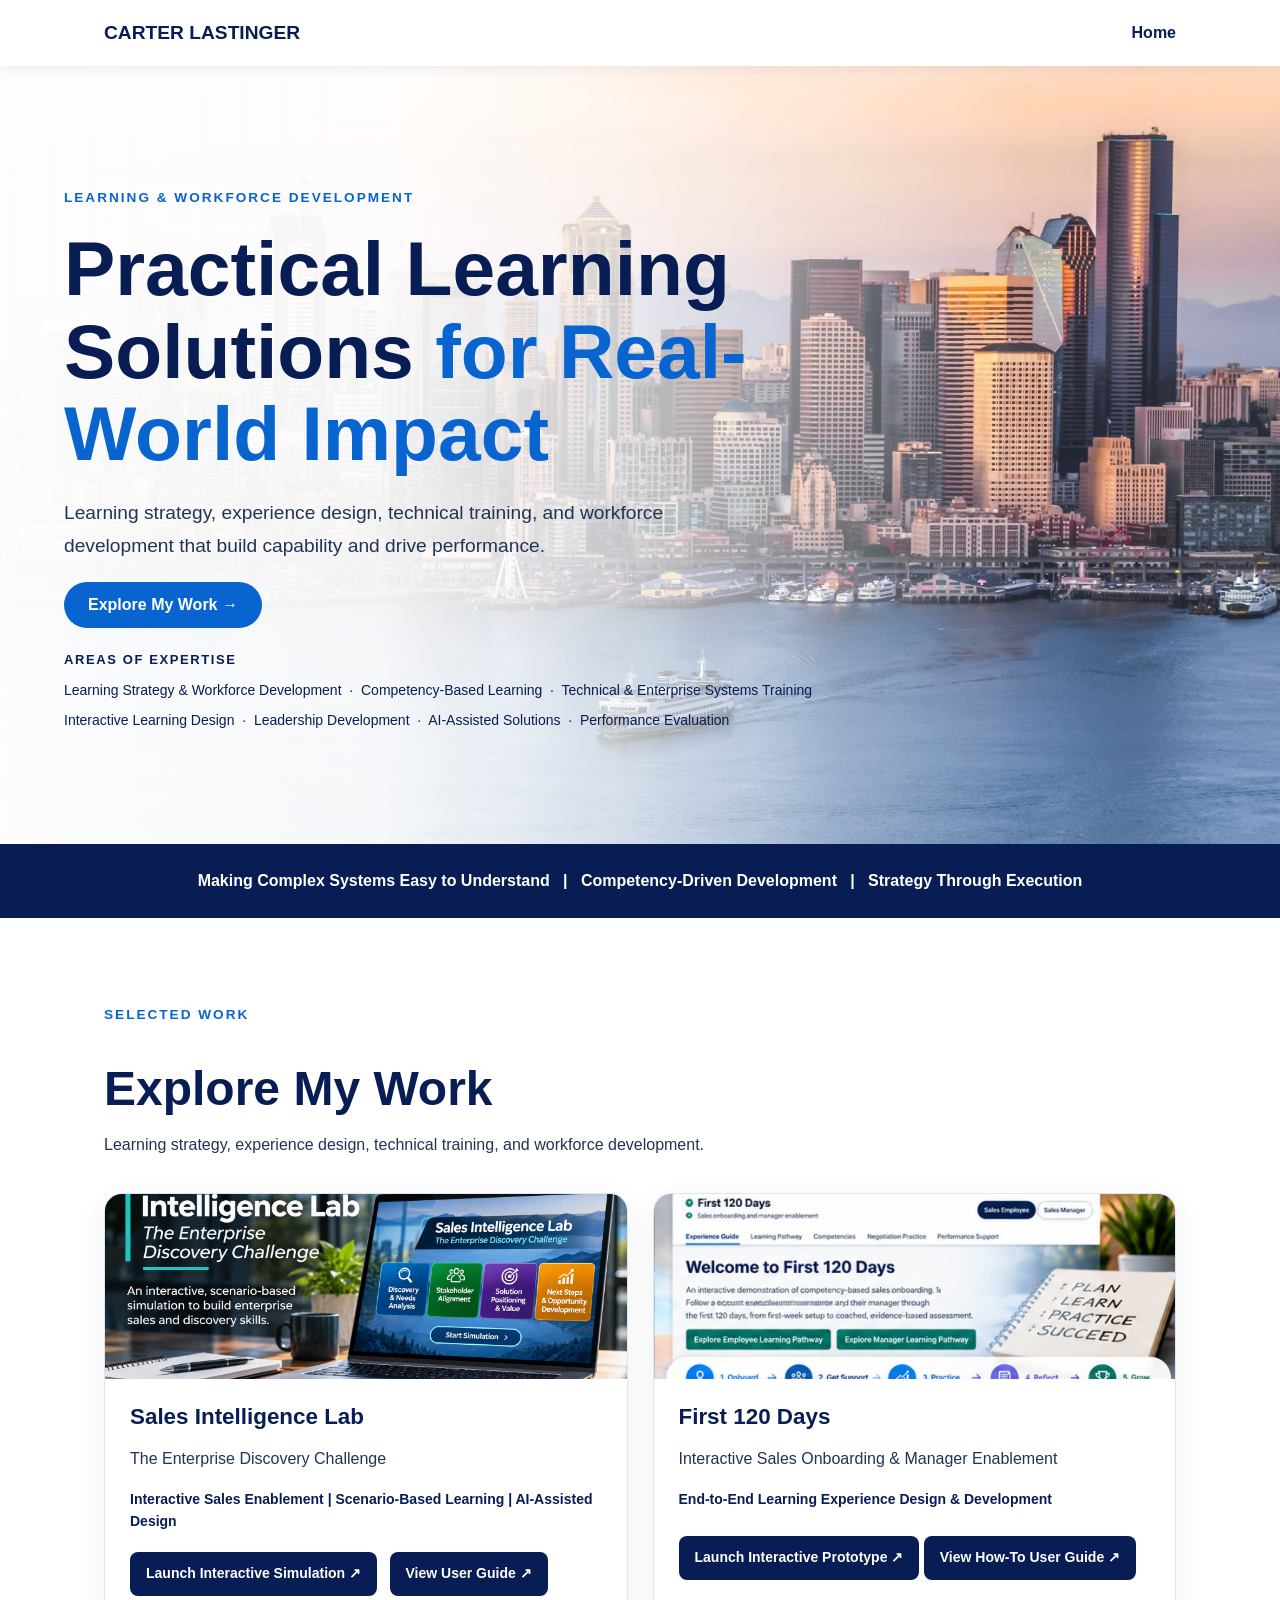
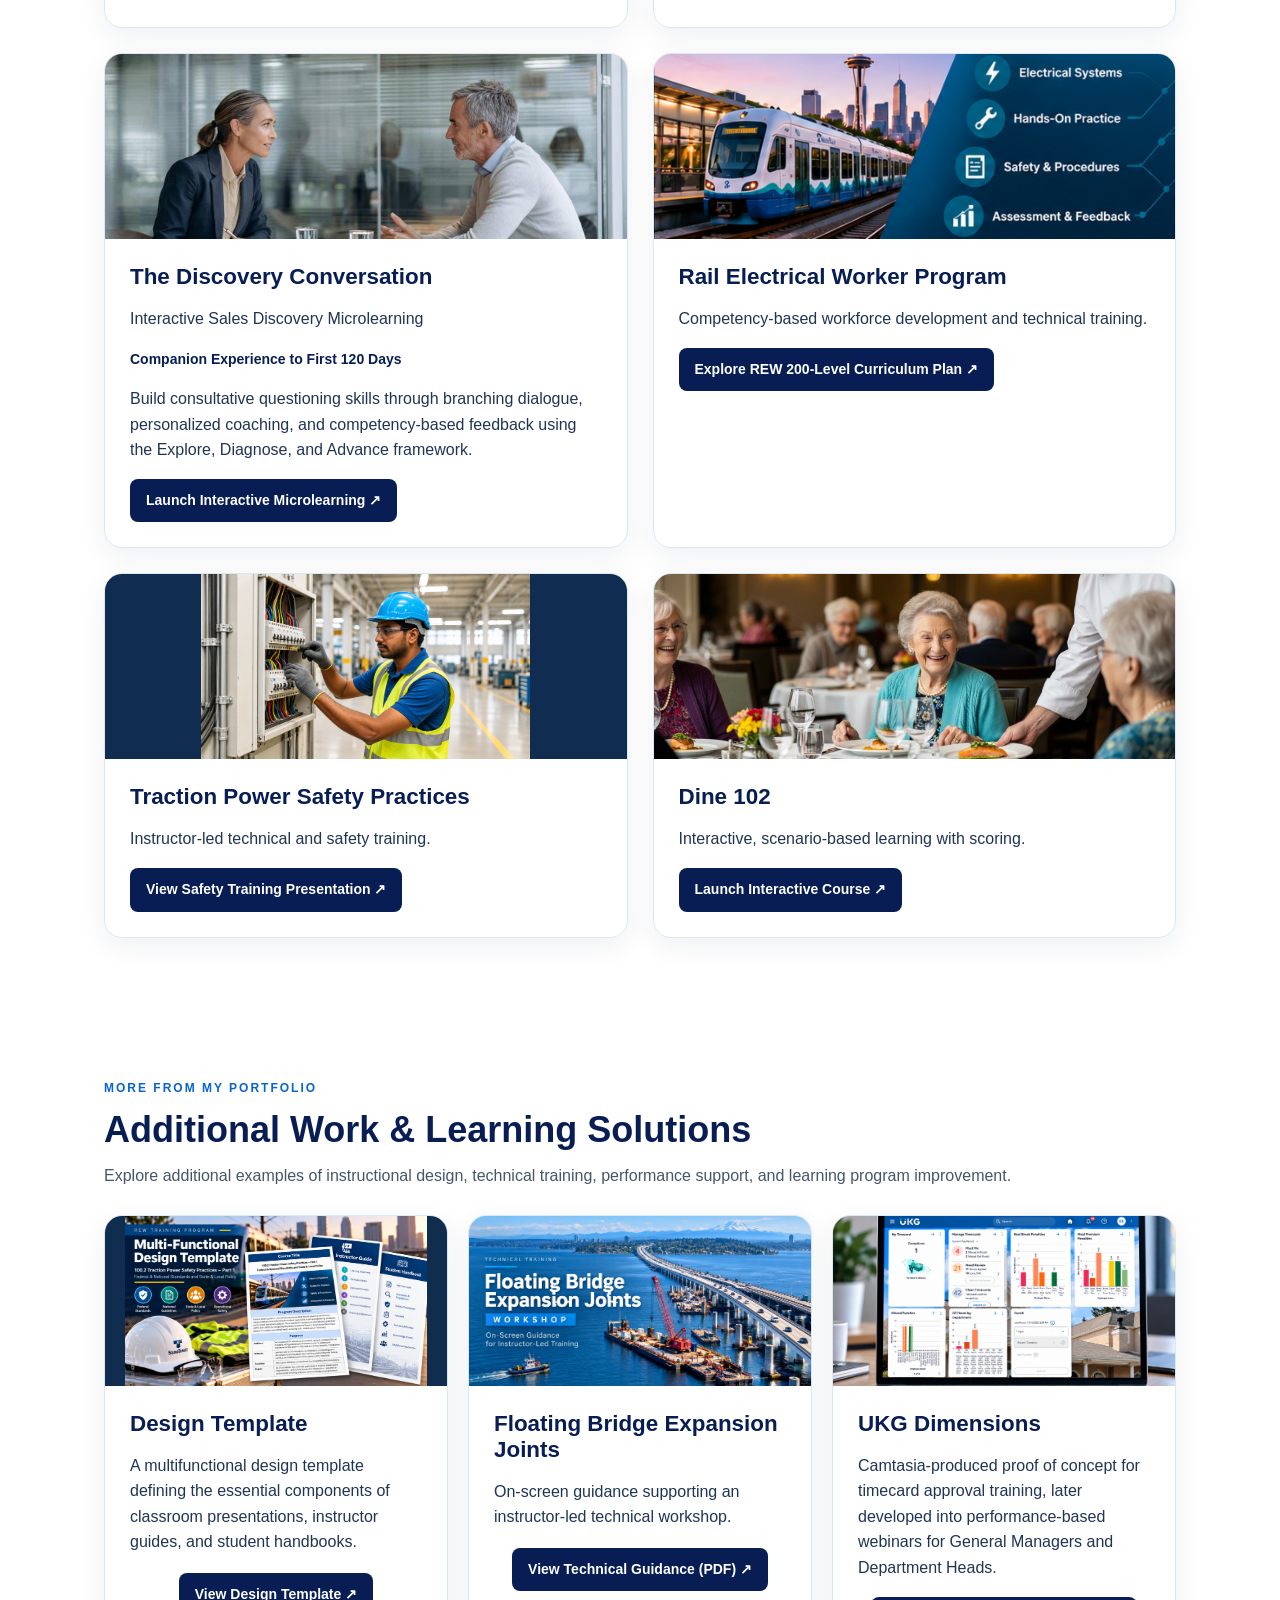
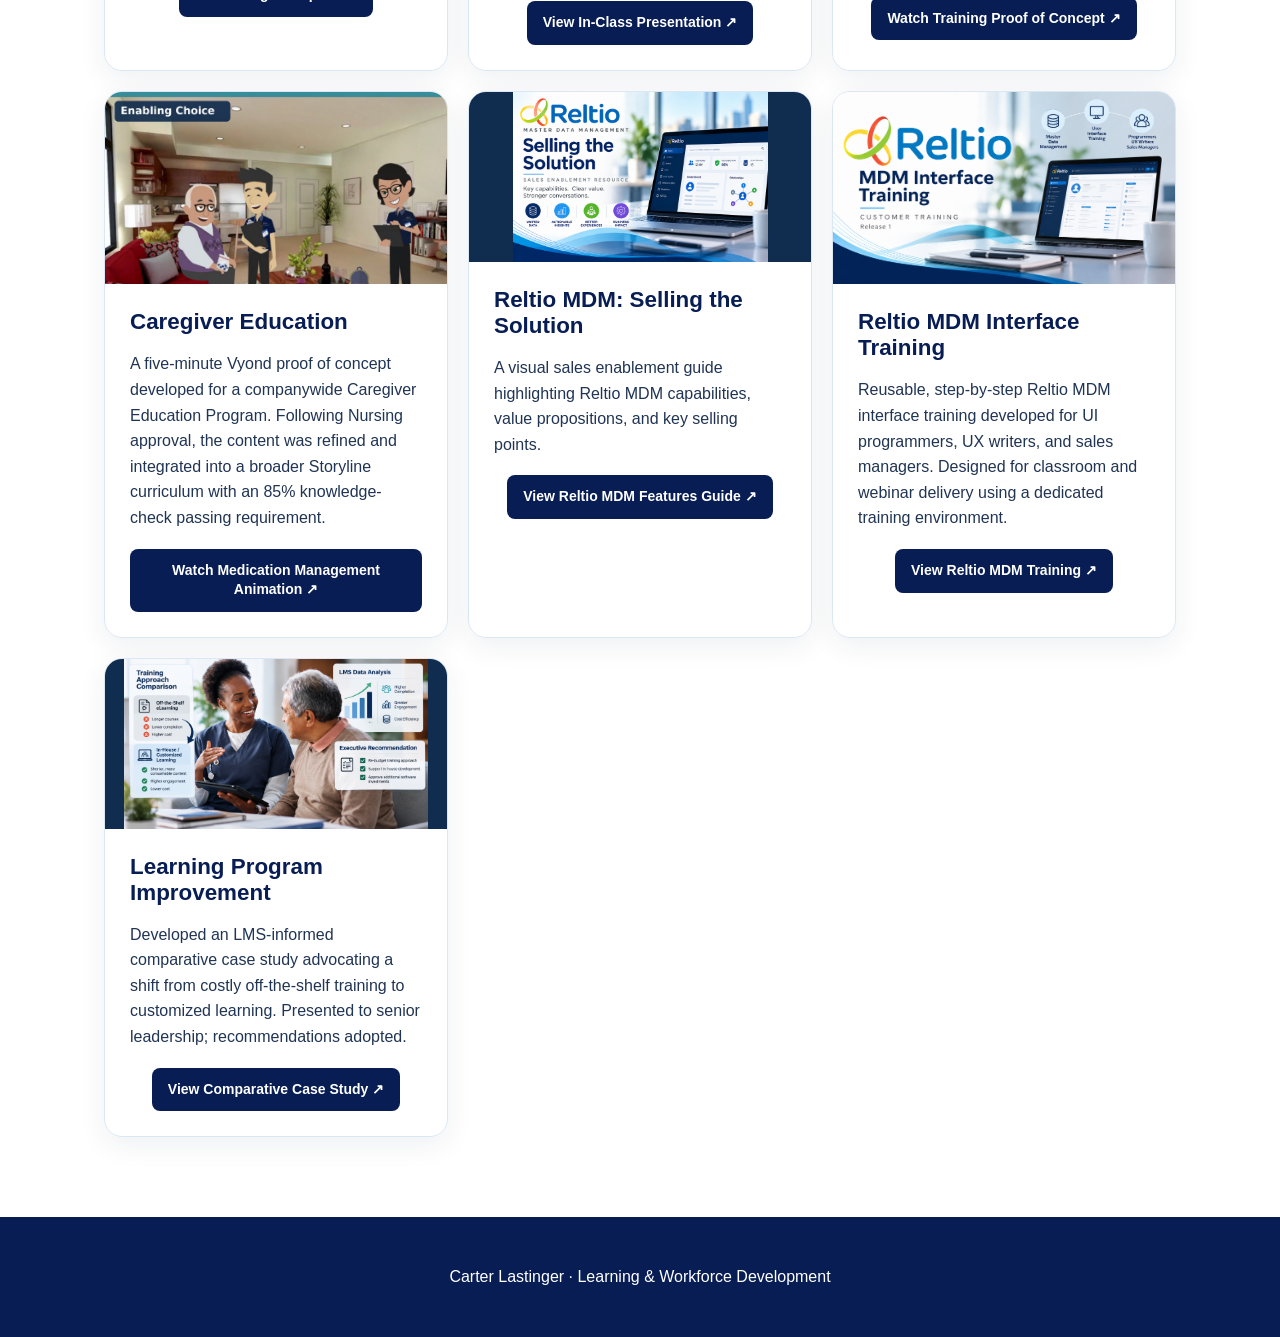
<file: index.html>
<!DOCTYPE html>
<html lang="en">
<head>
  <meta charset="UTF-8">
  <meta name="viewport" content="width=device-width, initial-scale=1">
  <meta name="description" content="Carter Lastinger's professional learning and workforce development portfolio.">
  <title>Carter Lastinger | Learning & Workforce Development</title>
  <style>
    :root {
      --navy: #071d54;
      --blue: #0865cf;
      --pale: #edf5ff;
      --text: #203454;
    }
    * { box-sizing: border-box; }
    html { scroll-behavior: smooth; }
    body { margin: 0; font-family: Arial, sans-serif; color: var(--navy); background: #fff; }
    a { color: inherit; }
    a:focus-visible { outline: 3px solid #e48b13; outline-offset: 4px; }
    header { background: #fff; position: sticky; top: 0; z-index: 10; box-shadow: 0 2px 12px #10264a15; }
    nav { max-width: 1200px; margin: auto; padding: 22px 5%; display: flex; align-items: center; justify-content: space-between; gap: 20px; flex-wrap: wrap; }
    .brand { font-weight: 800; font-size: 1.2rem; text-decoration: none; }
    .links { display: flex; align-items: center; gap: 22px; flex-wrap: wrap; }
    .links a { text-decoration: none; font-weight: 600; }
    .button { display: inline-block; padding: 14px 24px; background: var(--blue); color: white; text-decoration: none; border-radius: 30px; font-weight: bold; }
    .button:hover { background: var(--navy); }
    .hero {
  background:
    linear-gradient(
      90deg,
      rgba(255,255,255,0.98) 0%,
      rgba(255,255,255,0.94) 30%,
      rgba(255,255,255,0.76) 48%,
      rgba(255,255,255,0.08) 80%
    ),
    url("seattle-waterfront.jpg") center center / cover no-repeat;
  padding: 110px 5%;
}
    .hero-inner { max-width: 1200px; margin: auto; }
    .eyebrow { color: var(--blue); font-size: .85rem; font-weight: 700; letter-spacing: 2px; }
    h1 { font-size: clamp(2.6rem, 6vw, 5rem); line-height: 1.08; max-width: 850px; margin: 22px 0; }
    h1 span { color: var(--blue); }
    .intro { max-width: 630px; font-size: 1.2rem; line-height: 1.7; color: var(--text); }
    .capabilities { display: flex; gap: 15px; flex-wrap: wrap; margin-top: 45px; }
    .capabilities span { background: white; padding: 13px 17px; border-radius: 30px; box-shadow: 0 3px 12px #10264a12; }
    .stats { background: var(--navy); color: white; padding: 28px 5%; text-align: center; font-weight: 700; }
    section.work { max-width: 1200px; margin: auto; padding: 75px 5%; }
    h2 { font-size: clamp(2rem, 4vw, 3rem); margin-bottom: 12px; }
    .subtitle { color: var(--text); line-height: 1.6; }
    .grid { display: grid; grid-template-columns: repeat(2,minmax(0,1fr)); gap: 25px; margin-top: 35px; }
    .card { border: 1px solid #dce7f4; border-radius: 18px; overflow: hidden; box-shadow: 0 8px 28px #10264a12; }
    .visual { min-height: 185px; display: flex; align-items: center; justify-content: center; padding: 20px; color: white; font-size: 1.6rem; font-weight: bold; text-align: center; background: linear-gradient(135deg,#073575,#1684d7); }
    .visual img {
  display: block;
  width: 100%;
  height: 220px;
  object-fit: cover;
  object-position: center top;
}
    .card:nth-child(2) .visual { background: linear-gradient(135deg,#173b52,#448a9a); }
    .card:nth-child(3) .visual { background: linear-gradient(135deg,#11366c,#5683bb); }
    .card:nth-child(4) .visual { background: linear-gradient(135deg,#365c68,#86aaa6); }
    .card-content { padding: 25px; }
    .card-content h3 { margin: 0 0 10px; font-size: 1.4rem; }
    .card-content p { line-height: 1.6; color: var(--text); }
    .sample-link { color: var(--blue); font-weight: bold; }
    .pending { color: #52667f; font-size: .9rem; }
    footer { background: var(--navy); color: white; text-align: center; padding: 35px; }
    @media(max-width:700px) {
      nav { align-items: flex-start; }
      .links { gap: 14px; }
      .hero { padding: 70px 6%; }
      .grid { grid-template-columns: 1fr; }
    }
    @media(prefers-reduced-motion:reduce) {
      html { scroll-behavior: auto; }
    }
  </style>
</head>
<body>
  <header>
    <nav aria-label="Main navigation">
      <a class="brand" href="#home">CARTER LASTINGER</a>
      <div class="links">
        <a href="#home">Home</a>
      </div>
    </nav>
  </header>
  <main>
    <section class="hero" id="home">
      <div class="hero-inner">
        <p class="eyebrow">LEARNING & WORKFORCE DEVELOPMENT</p>
        <h1>Practical Learning Solutions <span>for Real-World Impact</span></h1>
        <p class="intro">Learning strategy, experience design, technical training, and workforce development that build capability and drive performance.</p>
        <a class="button" href="#portfolio">Explore My Work →</a>
<div class="capabilities" aria-label="Areas of expertise" style="display:block;max-width:100%;margin-top:24px;padding:0;background:transparent;border:none;box-shadow:none;">
  <p style="margin:0 0 10px;font-size:13px;font-weight:800;letter-spacing:1.6px;text-transform:uppercase;color:#071d54;">AREAS OF EXPERTISE</p>
  <p style="margin:0;font-size:14px;line-height:1.9;font-weight:500;color:#071d54;">
    Learning Strategy &amp; Workforce Development &nbsp;·&nbsp;
    Competency-Based Learning &nbsp;·&nbsp;
    Technical &amp; Enterprise Systems Training
  </p>
  <p style="margin:4px 0 0;font-size:14px;line-height:1.9;font-weight:500;color:#071d54;">
    Interactive Learning Design &nbsp;·&nbsp;
    Leadership Development &nbsp;·&nbsp;
    AI-Assisted Solutions &nbsp;·&nbsp;
    Performance Evaluation
  </p>
</div>
      </div>
    </section>

  <div class="stats">Making Complex Systems Easy to Understand &nbsp; | &nbsp; Competency-Driven Development &nbsp; | &nbsp; Strategy Through Execution</div>
    <section class="work" id="portfolio">
      <p class="eyebrow">SELECTED WORK</p>
      <h2>Explore My Work</h2>
      <p class="subtitle">Learning strategy, experience design, technical training, and workforce development.</p>

      <div class="grid">
     <article class="card">
  <div class="visual" style="background-image:url('Sales Intelligence Lab Thumbnail.png');background-size:cover;background-position:center;font-size:0;">
    Sales Intelligence Lab
  </div>
  <div class="card-content">
    <h3>Sales Intelligence Lab</h3>
    <p>The Enterprise Discovery Challenge</p>
    <p style="color:#071d54;font-size:14px;font-weight:600;">
      Interactive Sales Enablement | Scenario-Based Learning | AI-Assisted Design
    </p>
    <a href="https://mcarterlastinger-spec.github.io/sales-intelligence-lab/" target="_blank" rel="noopener noreferrer" style="display:inline-block;background:#071d54;color:#ffffff;text-decoration:none;padding:12px 16px;border-radius:8px;font-size:14px;font-weight:600;line-height:1.4;margin:6px 8px 6px 0;">Launch Interactive Simulation ↗</a>
    <a href="sales-intelligence-lab/docs/Sales-Intelligence-Lab-User-Guide.pdf" target="_blank" rel="noopener noreferrer" style="display:inline-block;background:#071d54;color:#ffffff;text-decoration:none;padding:12px 16px;border-radius:8px;font-size:14px;font-weight:600;line-height:1.4;margin:6px 0;">View User Guide ↗</a>
  </div>
</article>
        <article class="card">
          <div class="visual" style="background-image:url('first-120-days-featured.png');background-size:cover;background-position:center;font-size:0;">First 120 Days</div>
          <div class="card-content">
            <h3>First 120 Days</h3>
            <p>Interactive Sales Onboarding & Manager Enablement</p>
            <p style="color:#071d54;font-size:14px;font-weight:600;">End-to-End Learning Experience Design & Development</p>
           <a href="https://mcarterlastinger-spec.github.io/first-120-days-sales-enablement/" target="_blank" rel="noopener noreferrer" style="display:inline-block;background:#071d54;color:#ffffff;text-decoration:none;padding:12px 16px;border-radius:8px;font-size:14px;font-weight:600;line-height:1.4;">Launch Interactive Prototype ↗</a>
      <a href="First-120-Days-User-Guide.pdf" target="_blank" rel="noopener noreferrer" style="display:inline-block;background:#071d54;color:#ffffff;text-decoration:none;padding:12px 16px;border-radius:8px;font-size:14px;font-weight:600;line-height:1.4;margin-top:12px;">View How-To User Guide ↗</a>
            </div>
        </article>

    <article class="card">
  <div class="visual" style="background-image:url('The_Discovery_Conversation.jpg');background-size:cover;background-position:center;font-size:0;">The Discovery Conversation</div>
  <div class="card-content">
    <h3>The Discovery Conversation</h3>
    <p>Interactive Sales Discovery Microlearning</p>
    <p style="color:#071d54;font-size:14px;font-weight:600;">Companion Experience to First 120 Days</p>
    <p>Build consultative questioning skills through branching dialogue, personalized coaching, and competency-based feedback using the Explore, Diagnose, and Advance framework.</p>
    <a href="https://mcarterlastinger-spec.github.io/discovery-conversation/" target="_blank" rel="noopener noreferrer" style="display:inline-block;background:#071d54;color:#ffffff;text-decoration:none;padding:12px 16px;border-radius:8px;font-size:14px;font-weight:600;line-height:1.4;">Launch Interactive Microlearning ↗</a>
  </div>
</article>
        <article class="card">
          <div class="visual" style="background-image:url('rail-electrical-worker-featured.png');background-size:cover;background-position:center;font-size:0;">Rail Electrical Worker</div>
          <div class="card-content">
            <h3>Rail Electrical Worker Program</h3>
            <p>Competency-based workforce development and technical training.</p>
          <a href="https://onedrive.live.com/:x:/g/personal/e80011f047548e61/IQB5X4LUE9KCSJQ2BSD3USiBAXByNg8CyTtQh5nKqJSdL38" target="_blank" rel="noopener noreferrer" style="display:inline-block;background:#071d54;color:#ffffff;text-decoration:none;padding:12px 16px;border-radius:8px;font-size:14px;font-weight:600;line-height:1.4;">Explore REW 200-Level Curriculum Plan ↗</a>
          </div>
        </article>

        <article class="card">
         <div class="visual" style="background-image:url('traction-power-safety-featured.png');background-size:contain;background-position:center;background-repeat:no-repeat;background-color:#102c50;font-size:0;">Traction Power Safety</div>
          <div class="card-content">
            <h3>Traction Power Safety Practices</h3>
            <p>Instructor-led technical and safety training.</p>
            <a href="https://onedrive.live.com/:p:/g/personal/E80011F047548E61/IQB1ZUNT1NEYSKZ2vzL0g-9UAfpxQXHIvOPsPGz3-fjSYIs" target="_blank" rel="noopener noreferrer" style="display:inline-block;background:#071d54;color:#ffffff;text-decoration:none;padding:12px 16px;border-radius:8px;font-size:14px;font-weight:600;line-height:1.4;">View Safety Training Presentation ↗</a>
          </div>
        </article>

        <article class="card">
         <div class="visual" style="background-image:url('DINE-102-Image.jpg');background-size:cover;background-position:center;font-size:0;">Dine 102</div>
          <div class="card-content">
            <h3>Dine 102</h3>
            <p>Interactive, scenario-based learning with scoring.</p>
            <a href="https://mcarterlastinger-spec.github.io/Learning-and-Project-Management-Samples/storyline-courses/Dine102/story.html" target="_blank" rel="noopener noreferrer" style="display:inline-block;background:#071d54;color:#ffffff;text-decoration:none;padding:12px 16px;border-radius:8px;font-size:14px;font-weight:600;line-height:1.4;">Launch Interactive Course ↗</a>
          </div>
        </article>
      </div>
    </section>
<section id="additional-work" style="max-width:1200px;margin:0 auto;padding:56px 5% 80px;">
  <p style="color:#0865cf;font-size:12px;font-weight:700;letter-spacing:2px;text-transform:uppercase;">MORE FROM MY PORTFOLIO</p>
  <h2 style="font-size:36px;color:#071d54;margin:14px 0;">Additional Work &amp; Learning Solutions</h2>
  <p style="color:#475569;margin-bottom:30px;">Explore additional examples of instructional design, technical training, performance support, and learning program improvement.</p>
  <div style="display:grid;grid-template-columns:repeat(auto-fit,minmax(260px,1fr));gap:20px;">
  <article class="card">
  <img
    src="multi-functional-design-template.png"
    alt="Multi-Functional Design Template for the Rail Electrical Worker Training Program"
    style="display:block;width:100%;height:170px;object-fit:contain;background:#102d50;"
  >
  <div class="card-content">
    <h3>Design Template</h3>
    <p>A multifunctional design template defining the essential components of classroom presentations, instructor guides, and student handbooks.</p>
    <div style="text-align:center;margin-top:18px;">
      <a
        href="https://onedrive.live.com/:w:/g/personal/E80011F047548E61/IQB4jLPLLzkgR6fyHDOpapk2ARP3ExObdnL9jT6MY-Sb1Ps?resid=E80011F047548E61!scbb38c78392f4720a7f21c33a96a9936&amp;ithint=file%2Cdocx&amp;e=V3lFzj&amp;migratedtospo=true&amp;redeem=aHR0cHM6Ly8xZHJ2Lm1zL3cvYy9lODAwMTFmMDQ3NTQ4ZTYxL0lRQjRqTFBMTHprZ1I2ZnlIRE9wYXBrMkFSUDNFeE9iZG5MOWpUNk1ZLVNiMVBzP2U9VjNsRnpq"
        target="_blank"
        rel="noopener noreferrer"
        style="display:inline-block;background:#071d54;color:#ffffff;text-decoration:none;padding:12px 16px;border-radius:8px;font-size:14px;font-weight:600;line-height:1.4;"
      >View Design Template ↗</a>
    </div>
  </div>
</article>
  <article class="card">
  <img
    src="floating-bridge-expansion-joints.png"
    alt="Floating Bridge Expansion Joints Workshop"
    style="display:block;width:100%;height:170px;object-fit:cover;"
  >
  <div class="card-content">
    <h3>Floating Bridge Expansion Joints</h3>
    <p>On-screen guidance supporting an instructor-led technical workshop.</p>
    <div style="display:flex;flex-direction:column;align-items:center;gap:10px;margin-top:18px;">
      <a
        href="Floating_Bridge_OCS_Guidance_Historical_Portfolio.pdf"
        target="_blank"
        rel="noopener noreferrer"
        style="display:inline-block;background:#071d54;color:#ffffff;text-decoration:none;padding:12px 16px;border-radius:8px;font-size:14px;font-weight:600;line-height:1.4;text-align:center;"
      >View Technical Guidance (PDF) ↗</a>
      <a
        href="https://acrobat.adobe.com/id/urn:aaid:sc:VA6C2:df59e1d9-20ac-4525-ae9b-144db99785fb"
        target="_blank"
        rel="noopener noreferrer"
        style="display:inline-block;background:#071d54;color:#ffffff;text-decoration:none;padding:12px 16px;border-radius:8px;font-size:14px;font-weight:600;line-height:1.4;text-align:center;"
      >View In-Class Presentation ↗</a>
    </div>
  </div>
</article>
    <article class="card">
  <img
    src="UKG%20Dimensions%20Image.png"
    alt="UKG Dimensions workforce management dashboard displayed on a laptop"
    style="display:block;width:100%;height:170px;object-fit:cover;object-position:center;"
  >
  <div class="card-content">
    <h3>UKG Dimensions</h3>
    <p>
      Camtasia-produced proof of concept for timecard approval
      training, later developed into performance-based webinars
      for General Managers and Department Heads.
    </p>
    <div style="text-align:center;margin-top:16px;">
      <a
        href="https://1drv.ms/v/c/e80011f047548e61/IQBEhPI6Rn4VRp2O9Iw999_SAbjz-5gbfplxXaC3UtzIsHc?e=DE6jBN"
        target="_blank"
        rel="noopener noreferrer"
        style="display:inline-block;background:#071d54;color:#ffffff;text-decoration:none;padding:12px 16px;border-radius:8px;font-size:14px;font-weight:600;line-height:1.4;"
      >Watch Training Proof of Concept ↗</a>
    </div>
  </div>
</article>
    <article class="card">
  <img
    src="caregiver-education-launch-thumbnail.jpg"
    alt="Enabling Choice: animated senior living resident and caregivers discussing medication management"
    style="display:block;width:100%;height:auto;object-fit:contain;"
  >
  <div class="card-content">
    <h3>Caregiver Education</h3>
    <p>A five-minute Vyond proof of concept developed for a companywide Caregiver Education Program. Following Nursing approval, the content was refined and integrated into a broader Storyline curriculum with an 85% knowledge-check passing requirement.</p>
    <div style="text-align:center;margin-top:18px;">
      <a
        href="https://1drv.ms/v/c/e80011f047548e61/IQBvxacvxytuTogMfStO1qXsAfd13uebOV4AB7Jq6yguekU?e=eg7eQE"
        target="_blank"
        rel="noopener noreferrer"
        style="display:inline-block;background:#071d54;color:#ffffff;text-decoration:none;padding:12px 16px;border-radius:8px;font-size:14px;font-weight:600;line-height:1.4;"
      >Watch Medication Management Animation ↗</a>
    </div>
  </div>
</article>
 <article class="card">
  <img
    src="Reltio%20MDM_Selling%20the%20Solution.png"
    alt="Reltio Master Data Management — Selling the Solution sales enablement resource"
    style="display:block;width:100%;height:170px;object-fit:contain;background:#102d50;"
  >
  <div class="card-content">
    <h3>Reltio MDM: Selling the Solution</h3>
    <p>A visual sales enablement guide highlighting Reltio MDM capabilities, value propositions, and key selling points.</p>
    <div style="text-align:center;margin-top:18px;">
      <a
        href="Reltio_MDM_Selling_the_Solution_Guide.pdf"
        target="_blank"
        rel="noopener noreferrer"
        style="display:inline-block;background:#071d54;color:#ffffff;text-decoration:none;padding:12px 16px;border-radius:8px;font-size:14px;font-weight:600;line-height:1.4;text-align:center;"
      >View Reltio MDM Features Guide ↗</a>
    </div>
  </div>
</article>
    <article class="card">
  <img
    src="Reltio Master Data Management Image.png"
    alt="Reltio MDM Interface Training featuring the Reltio brand and technical learning environment"
    style="display:block;width:100%;height:auto;object-fit:contain;"
  >
  <div class="card-content">
    <h3>Reltio MDM Interface Training</h3>
    <p>Reusable, step-by-step Reltio MDM interface training developed for UI programmers, UX writers, and sales managers. Designed for classroom and webinar delivery using a dedicated training environment.</p>
    <div style="text-align:center;margin-top:18px;">
      <a
        href="https://acrobat.adobe.com/id/urn:aaid:sc:va6c2:cc1e8702-46a8-495c-bf37-a3ef4a9a3a63"
        target="_blank"
        rel="noopener noreferrer"
        style="display:inline-block;background:#071d54;color:#ffffff;text-decoration:none;padding:12px 16px;border-radius:8px;font-size:14px;font-weight:600;line-height:1.4;"
      >View Reltio MDM Training ↗</a>
    </div>
  </div>
</article>
    <article class="card">
  <img
    src="Learning_Program_Improvement _Comparative_Case_Study.png"
    alt="Healthcare learning program comparison, LMS analysis, and executive recommendations"
    style="display:block;width:100%;height:170px;object-fit:contain;background:#102d50;"
  >
  <div class="card-content">
    <h3>Learning Program Improvement</h3>
    <p>Developed an LMS-informed comparative case study advocating a shift from costly off-the-shelf training to customized learning. Presented to senior leadership; recommendations adopted.</p>
    <div style="text-align:center;margin-top:18px;">
      <a
        href="https://acrobat.adobe.com/id/urn:aaid:sc:va6c2:2ce5d343-f2ce-4215-8678-b54f157b767a"
        target="_blank"
        rel="noopener noreferrer"
        style="display:inline-block;background:#071d54;color:#ffffff;text-decoration:none;padding:12px 16px;border-radius:8px;font-size:14px;font-weight:600;line-height:1.4;"
      >View Comparative Case Study ↗</a>
    </div>
  </div>
  </article>
</section> 
    </main>
  <footer>
    <p>Carter Lastinger · Learning & Workforce Development</p>
  </footer>
</body>
</html>
</file>
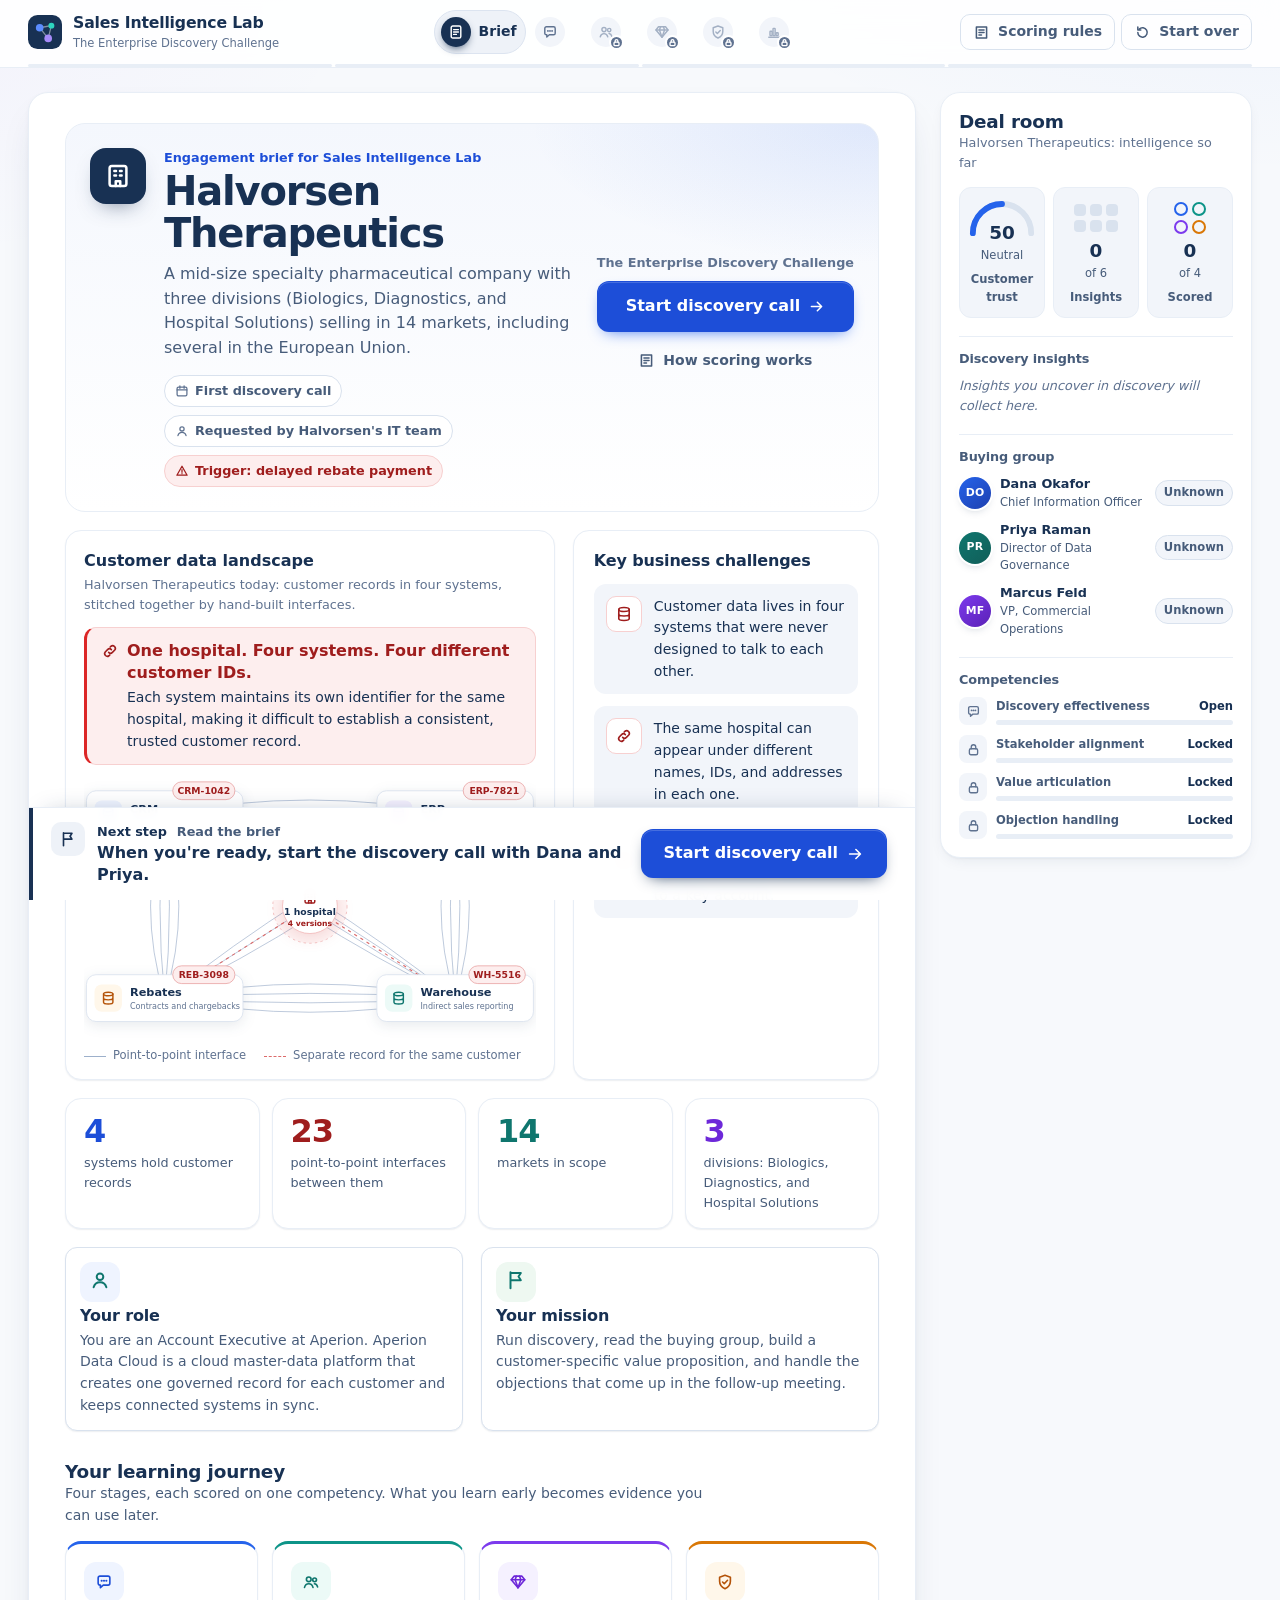
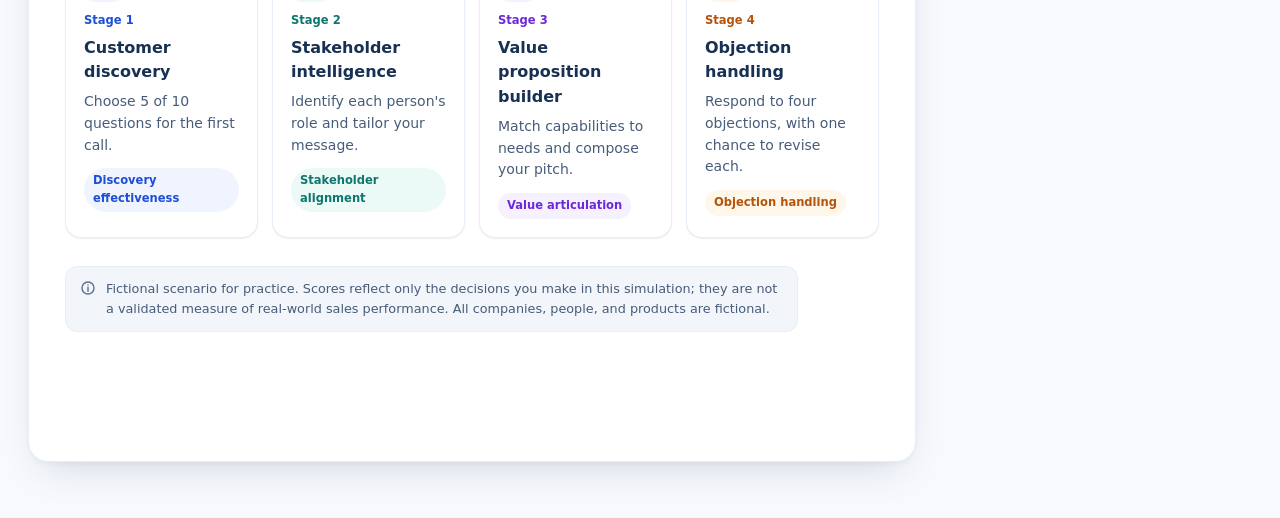
<file: sales-intelligence-lab/index.html>
<!DOCTYPE html>
<html lang="en">
<head>
  <meta charset="utf-8">
  <meta name="viewport" content="width=device-width, initial-scale=1">
  <title>Sales Intelligence Lab: The Enterprise Discovery Challenge</title>
  <meta name="description" content="An interactive enterprise sales enablement simulation: discovery, stakeholder intelligence, value propositions, and objection handling.">
  <meta name="theme-color" content="#F7F9FC">
  <link rel="icon" href="data:image/svg+xml,%3Csvg xmlns='http://www.w3.org/2000/svg' viewBox='0 0 32 32'%3E%3Crect width='32' height='32' rx='8' fill='%23183153'/%3E%3Ccircle cx='11' cy='12' r='4' fill='%232563EB'/%3E%3Ccircle cx='22' cy='10' r='3' fill='%230D9488'/%3E%3Ccircle cx='19' cy='22' r='4' fill='%237C3AED'/%3E%3C/svg%3E">
  <link rel="stylesheet" href="css/styles.css">
</head>
<body>
  <a class="skip-link" href="#main">Skip to main content</a>

  <header class="topbar">
    <div class="topbar-inner">
      <div class="brand">
        <svg class="brand-mark" viewBox="0 0 32 32" aria-hidden="true">
          <rect width="32" height="32" rx="9" fill="#183153"/>
          <path d="M11 12 L22 10 L19 22 Z" fill="none" stroke="#fff" stroke-opacity=".45" stroke-width="1.2"/>
          <circle cx="11" cy="12" r="3.6" fill="#5B8CFF"/>
          <circle cx="22" cy="10" r="2.8" fill="#2DD4BF"/>
          <circle cx="19" cy="22" r="3.6" fill="#A78BFA"/>
        </svg>
        <div class="brand-text">
          <p class="brand-title">Sales Intelligence Lab</p>
          <p class="brand-sub">The Enterprise Discovery Challenge</p>
        </div>
      </div>
      <nav class="stepper" aria-label="Simulation stages">
        <ol id="stepper"></ol>
      </nav>
      <div class="topbar-actions">
        <button type="button" class="btn btn-tool" id="btn-rules">
          <svg class="ico" viewBox="0 0 20 20" fill="none" stroke="currentColor" stroke-width="1.8" stroke-linecap="round" stroke-linejoin="round" aria-hidden="true"><path d="M4 3.5h12v13H4z"/><path d="M7 7h6M7 10h6M7 13h3"/></svg>
          <span>Scoring rules</span></button>
        <button type="button" class="btn btn-tool" id="btn-reset">
          <svg class="ico" viewBox="0 0 20 20" fill="none" stroke="currentColor" stroke-width="1.8" stroke-linecap="round" stroke-linejoin="round" aria-hidden="true"><path d="M4.5 10a5.5 5.5 0 1 0 1.7-4"/><path d="M4.5 3.5V7H8"/></svg>
          <span>Start over</span></button>
      </div>
    </div>
    <div class="progress" id="progress" role="img" aria-label="0 of 4 stages complete"></div>
  </header>

  <div class="toast" id="toast" role="status" aria-live="polite" hidden></div>

  <div class="shell">
    <main id="main" class="workspace" tabindex="-1"></main>
    <aside class="dealroom" id="dealroom" aria-label="Deal room: account intelligence gathered so far"></aside>
  </div>

  <div class="sr-only" id="announcer" aria-live="polite" aria-atomic="true"></div>

  <dialog id="dlg-rules" class="dialog" aria-labelledby="dlg-rules-title">
    <div class="dialog-body" id="rules-body"></div>
    <div class="dialog-actions">
      <button type="button" class="btn btn-primary" data-close>Close</button>
    </div>
  </dialog>

  <dialog id="dlg-reset" class="dialog dialog-sm" aria-labelledby="dlg-reset-title">
    <div class="dialog-body">
      <h2 id="dlg-reset-title">Start over?</h2>
      <p>This clears every answer and score so you can run the simulation again from the beginning.</p>
    </div>
    <div class="dialog-actions">
      <button type="button" class="btn btn-secondary" data-close>Keep my progress</button>
      <button type="button" class="btn btn-danger" id="btn-reset-confirm">Start over</button>
    </div>
  </dialog>

  <noscript><p class="noscript">This simulation needs JavaScript enabled to run.</p></noscript>

  <script src="js/data.js"></script>
  <script src="js/app.js"></script>
</body>
</html>
</file>
<file: sales-intelligence-lab/css/styles.css>
/* ===================================================================
   Sales Intelligence Lab — Version 2 styles
   Light enterprise identity with stage color coding.
   Order: tokens, base, shell, components, stages, deal room,
   dialogs, responsive, motion, print.
   =================================================================== */

:root {
  /* Canvas, surfaces, ink */
  --canvas: #F7F9FC;
  --card: #FFFFFF;
  --ink: #183153;
  --ink-2: #475C7A;       /* 6.6:1 on white */
  --ink-3: #5F7290;       /* 4.9:1 on white */
  --line: #E8EEF6;
  --line-2: #D9E2EE;
  --control: #8191AB;     /* 3.2:1 control boundaries */
  --sunk: #F2F5FA;

  /* Stage colors: base (graphics), ink (text on white/tint), tint, soft */
  --disc: #2563EB; --disc-ink: #1D4ED8; --disc-tint: #EFF4FF; --disc-soft: #DCE7FE;
  --sh: #0D9488;   --sh-ink: #0F766E;   --sh-tint: #ECFAF7;   --sh-soft: #C9EEE7;
  --val: #7C3AED;  --val-ink: #6D28D9;  --val-tint: #F5F1FF;  --val-soft: #E5DAFD;
  --obj: #D97706;  --obj-ink: #B45309;  --obj-tint: #FFF7EA;  --obj-soft: #FCE6BF;
  --deb: #15803D;  --deb-ink: #166534;  --deb-tint: #EEF8F1;  --deb-soft: #CDEBD7;
  --brief: #183153; --brief-ink: #183153; --brief-tint: #EEF2F8; --brief-soft: #DCE4F0;

  /* Feedback states (text colors meet 4.5:1 on their tints) */
  --good: #15803D; --good-ink: #14532D; --good-tint: #EAF7EE;
  --mid: #D97706;  --mid-ink: #8A3F07;  --mid-tint: #FFF4E2;
  --bad: #DC2626;  --bad-ink: #9F1D1D;  --bad-tint: #FDEEEE;

  /* Value composer segments */
  --seg-problem: #BE123C; --seg-problem-tint: #FFF0F3;
  --seg-solution: #1D4ED8; --seg-solution-tint: #EDF3FF;
  --seg-evidence: #0F766E; --seg-evidence-tint: #E8F8F5;
  --seg-outcome: #6D28D9; --seg-outcome-tint: #F4EEFF;

  /* People */
  --p-dana: #2563EB; --p-priya: #0F766E; --p-marcus: #7C3AED;

  --focus: #1D4ED8;
  --focus-halo: rgba(37, 99, 235, .28);

  --font: "IBM Plex Sans", "Segoe UI Variable Text", "Segoe UI", system-ui, -apple-system, "Helvetica Neue", Roboto, Arial, sans-serif;
  --font-display: "IBM Plex Sans", "Segoe UI Variable Display", "Segoe UI", system-ui, -apple-system, "Helvetica Neue", Arial, sans-serif;

  --fs-2xs: .72rem;
  --fs-xs: .8rem;
  --fs-sm: .875rem;
  --fs-md: 1rem;
  --fs-lg: 1.15rem;
  --fs-xl: 1.4rem;
  --fs-2xl: 1.85rem;
  --fs-3xl: 2.5rem;

  --r-xl: 20px;
  --r-lg: 16px;
  --r-md: 12px;
  --r-sm: 9px;

  --sh-1: 0 1px 2px rgba(24, 49, 83, .05), 0 1px 1px rgba(24, 49, 83, .03);
  --sh-2: 0 1px 2px rgba(24, 49, 83, .04), 0 6px 16px -6px rgba(24, 49, 83, .10);
  --sh-3: 0 2px 4px rgba(24, 49, 83, .04), 0 18px 40px -16px rgba(24, 49, 83, .18);
  --ease: cubic-bezier(.2, .7, .2, 1);

  /* Per-view accent, set by [data-tone] */
  --accent: var(--disc); --accent-ink: var(--disc-ink); --accent-tint: var(--disc-tint); --accent-soft: var(--disc-soft);
}
[data-tone="brief"] { --accent: var(--disc); --accent-ink: var(--disc-ink); --accent-tint: var(--disc-tint); --accent-soft: var(--disc-soft); }
.tone-disc, [data-tone="disc"] { --accent: var(--disc); --accent-ink: var(--disc-ink); --accent-tint: var(--disc-tint); --accent-soft: var(--disc-soft); }
.tone-sh, [data-tone="sh"] { --accent: var(--sh); --accent-ink: var(--sh-ink); --accent-tint: var(--sh-tint); --accent-soft: var(--sh-soft); }
.tone-val, [data-tone="val"] { --accent: var(--val); --accent-ink: var(--val-ink); --accent-tint: var(--val-tint); --accent-soft: var(--val-soft); }
.tone-obj, [data-tone="obj"] { --accent: var(--obj); --accent-ink: var(--obj-ink); --accent-tint: var(--obj-tint); --accent-soft: var(--obj-soft); }
.tone-deb, [data-tone="deb"] { --accent: var(--deb); --accent-ink: var(--deb-ink); --accent-tint: var(--deb-tint); --accent-soft: var(--deb-soft); }
.tone-brief { --accent: var(--brief); --accent-ink: var(--brief-ink); --accent-tint: var(--brief-tint); --accent-soft: var(--brief-soft); }

/* ---------------- Base ---------------- */
*, *::before, *::after { box-sizing: border-box; }
html { -webkit-text-size-adjust: 100%; scroll-padding-top: 104px; scroll-padding-bottom: 170px; }
body {
  margin: 0;
  font-family: var(--font);
  font-size: var(--fs-md);
  line-height: 1.55;
  color: var(--ink);
  background:
    radial-gradient(900px 420px at 100% -120px, rgba(37, 99, 235, .06), transparent 70%),
    radial-gradient(700px 380px at -10% 0, rgba(124, 58, 237, .04), transparent 70%),
    var(--canvas);
  background-attachment: fixed;
  min-height: 100vh;
  -webkit-font-smoothing: antialiased;
}
h1, h2, h3, h4 { margin: 0; line-height: 1.2; letter-spacing: -.01em; }
p { margin: 0; }
ul, ol { margin: 0; padding: 0; }
button, input, select { font: inherit; color: inherit; }
img, svg { display: block; }
.ico { width: 18px; height: 18px; flex: none; }

:focus-visible {
  outline: 2px solid var(--focus);
  outline-offset: 2px;
  box-shadow: 0 0 0 5px var(--focus-halo);
  border-radius: 6px;
}

.skip-link {
  position: absolute; left: 12px; top: -60px; z-index: 60;
  background: var(--ink); color: #fff; padding: 10px 14px; border-radius: 8px;
  font-weight: 600; text-decoration: none;
}
.skip-link:focus { top: 12px; }
.sr-only {
  position: absolute !important; width: 1px; height: 1px; padding: 0; margin: -1px;
  overflow: hidden; clip: rect(0 0 0 0); white-space: nowrap; border: 0;
}

/* ---------------- Top bar & stepper ---------------- */
.topbar {
  position: sticky; top: 0; z-index: 30;
  background: rgba(255, 255, 255, .88);
  backdrop-filter: saturate(1.4) blur(12px);
  -webkit-backdrop-filter: saturate(1.4) blur(12px);
  border-bottom: 1px solid var(--line);
}
.topbar-inner {
  max-width: 1520px; margin: 0 auto;
  display: grid; grid-template-columns: auto 1fr auto; align-items: center; gap: 20px;
  padding: 10px 28px;
}
.brand { display: flex; align-items: center; gap: 11px; min-width: 0; }
.brand-mark { width: 34px; height: 34px; flex: none; }
.brand-title { font-weight: 700; font-size: .98rem; letter-spacing: -.01em; white-space: nowrap; }
.brand-sub { font-size: var(--fs-2xs); color: var(--ink-3); white-space: nowrap; }
.topbar-actions { display: flex; gap: 6px; }

.stepper ol { list-style: none; display: flex; justify-content: center; gap: 2px; }
.step {
  position: relative;
  display: flex; align-items: center; gap: 8px;
  background: none; border: 1px solid transparent; cursor: pointer;
  padding: 6px 12px 6px 6px; border-radius: 999px;
  color: var(--ink-2); font-size: var(--fs-sm); font-weight: 600;
  transition: background .15s, color .15s, border-color .15s;
}
.step-icon {
  position: relative; width: 30px; height: 30px; border-radius: 50%;
  display: grid; place-items: center;
  background: var(--sunk); color: var(--ink-3);
  transition: background .15s, color .15s;
}
.step-icon .ico { width: 16px; height: 16px; }
.step-badge {
  position: absolute; right: -3px; bottom: -3px;
  width: 15px; height: 15px; border-radius: 50%;
  display: grid; place-items: center;
  background: var(--accent); color: #fff; border: 2px solid #fff;
}
.step-badge .ico { width: 9px; height: 9px; stroke-width: 3; }
.step-badge-lock { background: var(--ink-3); }
.step:hover:not([aria-disabled="true"]):not(.is-current) { background: var(--accent-tint); color: var(--accent-ink); }
.step:hover:not([aria-disabled="true"]):not(.is-current):not(.is-complete) .step-icon { color: var(--accent-ink); }
.step.is-current { background: var(--accent-tint); border-color: var(--accent-soft); color: var(--accent-ink); }
.step.is-current .step-icon { background: var(--accent); color: #fff; box-shadow: 0 4px 10px -4px var(--accent); }
.step.is-complete .step-icon { background: var(--accent-soft); color: var(--accent-ink); }
.step.is-complete { color: var(--ink); }
.step.is-locked { cursor: not-allowed; color: var(--ink-3); }
.step.is-locked .step-icon { background: var(--sunk); color: #A3B0C4; }
.step.tone-brief.is-current .step-icon { background: var(--ink); }

.progress {
  display: grid; grid-template-columns: repeat(4, 1fr); gap: 3px;
  height: 3px; max-width: 1520px; margin: 0 auto; padding: 0 28px;
}
.progress span { background: var(--line); border-radius: 2px; transition: background .4s var(--ease); }
.progress .seg-disc.is-done { background: var(--disc); }
.progress .seg-sh.is-done { background: var(--sh); }
.progress .seg-val.is-done { background: var(--val); }
.progress .seg-obj.is-done { background: var(--obj); }
.progress .is-current { background: linear-gradient(90deg, var(--accent) 0 35%, var(--accent-soft) 35%); }
.progress .seg-disc.is-current { --accent: var(--disc); --accent-soft: var(--disc-soft); }
.progress .seg-sh.is-current { --accent: var(--sh); --accent-soft: var(--sh-soft); }
.progress .seg-val.is-current { --accent: var(--val); --accent-soft: var(--val-soft); }
.progress .seg-obj.is-current { --accent: var(--obj); --accent-soft: var(--obj-soft); }

/* ---------------- Buttons ---------------- */
.btn {
  display: inline-flex; align-items: center; justify-content: center; gap: 8px;
  min-height: 42px; padding: 9px 18px;
  border-radius: 10px; border: 1px solid transparent;
  font-weight: 600; font-size: var(--fs-sm); cursor: pointer; text-decoration: none;
  transition: background .15s, border-color .15s, color .15s, box-shadow .15s, transform .08s;
}
.btn .ico { width: 17px; height: 17px; }
.btn:active:not(:disabled) { transform: translateY(1px); }
.btn:disabled { cursor: not-allowed; opacity: .45; box-shadow: none; }
.btn-primary {
  background: var(--accent-ink); color: #fff;
  box-shadow: 0 1px 0 rgba(255,255,255,.18) inset, 0 6px 16px -8px var(--accent);
}
.btn-primary:hover:not(:disabled) { filter: brightness(.92); }
[data-tone="brief"] .btn-primary, .btn-primary.is-brief { background: var(--disc-ink); }
.btn-secondary { background: var(--card); color: var(--ink); border-color: var(--line-2); box-shadow: var(--sh-1); }
.btn-secondary:hover:not(:disabled) { border-color: var(--accent); color: var(--accent-ink); }
.btn-quiet { background: transparent; color: var(--ink-2); }
.btn-quiet:hover:not(:disabled) { background: var(--sunk); color: var(--ink); }
.btn-tool { min-height: 36px; padding: 6px 12px; background: transparent; color: var(--ink-2); border-color: var(--line-2); }
.btn-tool:hover { background: var(--sunk); color: var(--ink); }
.btn-danger { background: #B91C1C; color: #fff; }
.btn-danger:hover { background: #991B1B; }
.btn-lg { min-height: 50px; padding: 12px 24px; font-size: var(--fs-md); border-radius: 12px; }

/* ---------------- Shell ---------------- */
.shell {
  display: grid; grid-template-columns: minmax(0, 1fr) 312px; gap: 24px;
  max-width: 1520px; margin: 0 auto; padding: 24px 28px 56px; align-items: start;
}
.workspace {
  background: var(--card);
  border: 1px solid var(--line);
  border-radius: var(--r-xl);
  box-shadow: var(--sh-3);
  min-height: 70vh;
  overflow: clip;
}
.workspace:focus { outline: none; }

/* ---------------- Stage header / footer ---------------- */
.stage-head {
  position: relative;
  display: grid; grid-template-columns: auto minmax(0, 1fr) auto; gap: 18px; align-items: start;
  padding: 28px 36px 24px;
  background: linear-gradient(180deg, var(--accent-tint), rgba(255,255,255,0) 100%);
  border-bottom: 1px solid var(--line);
}
.stage-head::before {
  content: ""; position: absolute; left: 0; right: 0; top: 0; height: 3px;
  background: linear-gradient(90deg, var(--accent), var(--accent-soft));
}
.stage-tile {
  width: 48px; height: 48px; border-radius: 14px;
  display: grid; place-items: center;
  background: var(--accent); color: #fff;
  box-shadow: 0 10px 20px -10px var(--accent);
}
.stage-tile .ico { width: 24px; height: 24px; }
.stage-kicker { display: flex; flex-wrap: wrap; gap: 6px 12px; align-items: center; font-size: var(--fs-sm); font-weight: 700; color: var(--accent-ink); margin-bottom: 4px; }
.kicker-comp { font-weight: 500; color: var(--ink-3); padding-left: 12px; border-left: 1px solid var(--line-2); }
.stage-title { font-size: var(--fs-2xl); font-weight: 700; letter-spacing: -.02em; }
.stage-title:focus { outline: none; box-shadow: none; }
.stage-lede { margin-top: 8px; color: var(--ink-2); max-width: 72ch; }
.stage-head-aside { align-self: center; }
.stage-body { padding: 26px 36px 36px; }
.stage-foot {
  display: flex; flex-wrap: wrap; align-items: center; justify-content: space-between; gap: 14px;
  padding: 16px 36px; border-top: 1px solid var(--line); background: #FBFCFE;
  position: sticky; bottom: 0; z-index: 5;
}
.foot-note { color: var(--ink-2); font-size: var(--fs-sm); max-width: 62ch; }
.foot-actions { display: flex; flex-wrap: wrap; gap: 10px; }

.section-title { font-size: var(--fs-lg); font-weight: 700; }
.section-help { color: var(--ink-2); font-size: var(--fs-sm); max-width: 72ch; margin-bottom: 14px; }
.panel-title { font-size: var(--fs-md); font-weight: 700; }
.card {
  background: var(--card); border: 1px solid var(--line); border-radius: var(--r-lg);
  box-shadow: var(--sh-1);
}
.card-title { font-size: var(--fs-md); font-weight: 700; }
.card-sub { display: block; font-size: var(--fs-xs); color: var(--ink-3); margin-top: 2px; }

/* ---------------- Chips, avatars, feedback ---------------- */
.chip {
  display: inline-flex; align-items: center; gap: 5px;
  font-size: var(--fs-2xs); font-weight: 700; line-height: 1.2;
  padding: 4px 9px; border-radius: 999px; white-space: nowrap;
  border: 1px solid transparent;
}
.chip .ico { width: 12px; height: 12px; stroke-width: 2.4; }
.chip-good { background: var(--good-tint); color: var(--good-ink); border-color: #BFE5CC; }
.chip-mid { background: var(--mid-tint); color: var(--mid-ink); border-color: #F6D5A6; }
.chip-bad { background: var(--bad-tint); color: var(--bad-ink); border-color: #F5C4C4; }
.chip-plain { background: var(--sunk); color: var(--ink-2); border-color: var(--line); }
.chip-insight { background: var(--sh-tint); color: var(--sh-ink); border-color: var(--sh-soft); }
.chip-obj { background: var(--obj-tint); color: var(--obj-ink); border-color: var(--obj-soft); }

.avatar {
  width: 40px; height: 40px; border-radius: 50%; flex: none;
  display: grid; place-items: center;
  font-weight: 700; font-size: .8rem; color: #fff; letter-spacing: .02em;
  box-shadow: 0 0 0 2px #fff, 0 4px 10px -4px rgba(24,49,83,.35);
}
.av-dana { background-color: #1D4ED8; background-image: linear-gradient(140deg, #2563EB, #1E40AF); }
.av-priya { background-color: #0F766E; background-image: linear-gradient(140deg, #0F766E, #115E59); }
.av-marcus { background-color: #6D28D9; background-image: linear-gradient(140deg, #7C3AED, #5B21B6); }
.av-xs { width: 24px; height: 24px; font-size: .58rem; }
.av-sm { width: 32px; height: 32px; font-size: .68rem; }
.av-lg { width: 60px; height: 60px; font-size: 1.05rem; }

.fb {
  display: flex; gap: 9px; align-items: flex-start;
  font-size: var(--fs-sm); padding: 10px 12px; border-radius: 10px; border: 1px solid transparent;
}
.fb .ico { width: 16px; height: 16px; margin-top: 2px; stroke-width: 2.4; }
.fb + .fb { margin-top: 8px; }
.fb-good { background: var(--good-tint); color: var(--good-ink); border-color: #CDEBD7; }
.fb-mid { background: var(--mid-tint); color: var(--mid-ink); border-color: #F8DDB5; }
.fb-bad { background: var(--bad-tint); color: var(--bad-ink); border-color: #F7D0D0; }

.disclaimer {
  display: flex; gap: 10px; align-items: flex-start;
  font-size: var(--fs-xs); color: var(--ink-2);
  background: var(--sunk); border: 1px solid var(--line);
  padding: 12px 14px; border-radius: var(--r-md); max-width: 90ch; margin-top: 28px;
}
.disclaimer .ico { width: 16px; height: 16px; margin-top: 1px; color: var(--ink-3); }

/* Shared result states (after submit). Labels/icons accompany every color. */
.is-correct { border-color: var(--good) !important; background: var(--good-tint) !important; }
.is-partial { border-color: var(--mid) !important; background: var(--mid-tint) !important; }
.is-wrong { border-color: var(--bad) !important; background: var(--bad-tint) !important; }
.is-key { border-color: var(--good) !important; border-style: dashed !important; }

/* Radio option cards */
.opts { display: grid; gap: 8px; }
.opt label, .role-opt, .cls-opt { position: relative; display: block; cursor: pointer; }
.opt input, .role-opt input, .cls-opt input { position: absolute; left: 50%; top: 50%; opacity: 0; width: 1px; height: 1px; margin: 0; }
.opt-card {
  display: grid; grid-template-columns: 18px 1fr; gap: 11px; align-items: start;
  padding: 12px 14px; border: 1px solid var(--line-2); border-radius: var(--r-md);
  background: var(--card); font-size: var(--fs-sm); line-height: 1.5;
  transition: border-color .15s, background .15s, box-shadow .15s;
}
.opt-card .radio {
  width: 18px; height: 18px; border-radius: 50%; border: 2px solid var(--control); margin-top: 1px;
  display: grid; place-items: center; transition: border-color .15s;
}
.opt-text { display: grid; gap: 6px; justify-items: start; min-width: 0; overflow-wrap: anywhere; }
.opt-text .chip { white-space: normal; }
.opt label:hover .opt-card { border-color: var(--accent); box-shadow: var(--sh-2); }
.opt input:checked + .opt-card { border-color: var(--accent); background: var(--accent-tint); box-shadow: 0 0 0 1px var(--accent) inset; }
.opt input:checked + .opt-card .radio { border-color: var(--accent); }
.opt input:checked + .opt-card .radio::after { content: ""; width: 8px; height: 8px; border-radius: 50%; background: var(--accent); }
.opt input:focus-visible + .opt-card, .role-opt input:focus-visible + .role-card, .cls-opt input:focus-visible + .cls-card {
  outline: 2px solid var(--focus); outline-offset: 2px; box-shadow: 0 0 0 5px var(--focus-halo);
}
.opt input:disabled + .opt-card, .role-opt input:disabled + .role-card, .cls-opt input:disabled + .cls-card { cursor: default; box-shadow: none; }
.opt-flag, .role-flag {
  display: inline-flex; align-items: center; gap: 4px; font-size: var(--fs-2xs); font-weight: 700; color: var(--good-ink);
}
.opt-flag .ico, .role-flag .ico { width: 12px; height: 12px; stroke-width: 2.6; }

fieldset { border: 0; padding: 0; margin: 0; min-width: 0; }
legend { padding: 0; }

/* Score banner */
.score-banner {
  display: flex; align-items: center; gap: 18px; flex-wrap: wrap;
  margin-top: 24px; padding: 16px 20px;
  border: 1px solid var(--accent-soft); border-radius: var(--r-lg);
  background: linear-gradient(110deg, var(--accent-tint), #fff 70%);
}
.score-banner:focus { outline: none; }
.score-banner:focus-visible { outline: 2px solid var(--focus); }
.score-banner-num strong { display: block; font-size: var(--fs-2xl); font-weight: 700; line-height: 1; color: var(--accent-ink); font-variant-numeric: tabular-nums; }
.score-banner-num span { font-size: var(--fs-xs); color: var(--ink-2); font-weight: 600; }
.score-banner p { flex: 1 1 280px; font-size: var(--fs-sm); color: var(--ink-2); }

.ring .ring-track { stroke: var(--line); }
.ring .ring-val { transition: stroke-dashoffset 1s var(--ease); }
.ring-t-disc .ring-val { stroke: var(--disc); }
.ring-t-sh .ring-val { stroke: var(--sh); }
.ring-t-val .ring-val { stroke: var(--val); }
.ring-t-obj .ring-val { stroke: var(--obj); }
.ring-t-deb .ring-val { stroke: var(--deb); }

/* ================== BRIEF ================== */
.brief { padding: 30px 36px 36px; }
.brief-head {
  display: grid; grid-template-columns: minmax(0, 1fr) auto; gap: 24px; align-items: center;
  padding: 24px; border-radius: var(--r-xl);
  background:
    radial-gradient(500px 200px at 100% 0, rgba(37, 99, 235, .10), transparent 70%),
    linear-gradient(180deg, #F4F7FD, #FFFFFF);
  border: 1px solid var(--line);
}
.brief-account { display: flex; gap: 18px; align-items: flex-start; }
.account-tile {
  width: 56px; height: 56px; border-radius: 16px; flex: none; display: grid; place-items: center;
  background: var(--ink); color: #fff; box-shadow: 0 10px 22px -12px rgba(24,49,83,.7);
}
.account-tile .ico { width: 28px; height: 28px; }
.brief-eyebrow { font-size: var(--fs-xs); font-weight: 600; color: var(--disc-ink); margin-bottom: 2px; }
.brief h1 { font-size: var(--fs-3xl); font-weight: 700; letter-spacing: -.03em; line-height: 1.05; }
.brief h1:focus { outline: none; box-shadow: none; }
.brief-profile { color: var(--ink-2); margin-top: 8px; max-width: 64ch; }
.tag-row { list-style: none; display: flex; flex-wrap: wrap; gap: 8px; margin-top: 14px; }
.tag {
  display: inline-flex; align-items: center; gap: 6px;
  font-size: var(--fs-xs); font-weight: 600; color: var(--ink-2);
  padding: 5px 10px; border-radius: 999px; background: #fff; border: 1px solid var(--line-2);
}
.tag .ico { width: 14px; height: 14px; color: var(--ink-3); }
.tag-alert { color: var(--bad-ink); background: var(--bad-tint); border-color: #F7D0D0; }
.tag-alert .ico { color: var(--bad-ink); }
.brief-cta { display: grid; gap: 8px; justify-items: stretch; min-width: 230px; }
.brief-challenge-name { font-size: var(--fs-xs); font-weight: 600; color: var(--ink-3); text-align: center; }

.brief-grid { display: grid; grid-template-columns: minmax(0, 1.6fr) minmax(0, 1fr); gap: 18px; margin-top: 18px; }
.net-card { padding: 18px 18px 14px; margin: 0; }
.card-head { margin-bottom: 6px; }
.net { width: 100%; height: auto; }
.net .wire { fill: none; stroke: #9DB0CB; stroke-width: 1.1; stroke-opacity: .75; }
.net .spoke { stroke: #DC6B6B; stroke-width: 1.4; stroke-dasharray: 4 5; }
.net .node-card { fill: #fff; stroke: var(--line-2); filter: drop-shadow(0 4px 8px rgba(24,49,83,.10)); }
.net .node-tile { fill: var(--disc-tint); }
.net .n1 .node-tile { fill: var(--disc-tint); } .net .n1 .node-ico { color: var(--disc-ink); }
.net .n2 .node-tile { fill: var(--val-tint); } .net .n2 .node-ico { color: var(--val-ink); }
.net .n3 .node-tile { fill: var(--obj-tint); } .net .n3 .node-ico { color: var(--obj-ink); }
.net .n4 .node-tile { fill: var(--sh-tint); } .net .n4 .node-ico { color: var(--sh-ink); }
.net .node-label { font: 700 14px var(--font); fill: var(--ink); }
.net .node-sub { font: 500 10px var(--font); fill: var(--ink-3); }
.net .rec-pill { fill: #FDEEEE; stroke: #E9A3A3; }
.net .rec-text { font: 700 11.5px var(--font); fill: var(--bad-ink); font-variant-numeric: tabular-nums; }
.net-note {
  margin: 12px 0 8px; padding: 12px 14px; border-radius: var(--r-md);
  background: var(--bad-tint); border: 1px solid #F7D0D0; border-left: 3px solid var(--bad);
}
.net-note-head { display: flex; align-items: flex-start; gap: 8px; font-size: var(--fs-md); color: var(--bad-ink); line-height: 1.35; }
.net-note-head .ico { width: 18px; height: 18px; margin-top: 2px; }
.net-note-body { font-size: var(--fs-sm); color: var(--ink); margin: 4px 0 0 26px; max-width: 70ch; }
/* Readable ID key for narrow screens, where the diagram's own labels scale too small */
.net-ids { display: none; }
.net .hub-ring { fill: rgba(220, 38, 38, .05); stroke: #F2B8B8; stroke-dasharray: 3 4; }
.net .hub-core { fill: #fff; stroke: #F2B8B8; filter: drop-shadow(0 4px 10px rgba(185, 28, 28, .14)); }
.net .hub-ico { color: var(--bad-ink); }
.net .hub-text { font: 700 11.5px var(--font); fill: var(--ink); }
.net .hub-sub { font: 600 9.5px var(--font); fill: var(--bad-ink); }
.net-legend { display: flex; flex-wrap: wrap; gap: 6px 18px; margin-top: 8px; font-size: var(--fs-2xs); color: var(--ink-3); }
.net-legend span { display: inline-flex; align-items: center; gap: 7px; }
.net-legend i { display: inline-block; width: 22px; height: 0; }
.lg-wire { border-top: 1.5px solid #9DB0CB; }
.lg-spoke { border-top: 1.5px dashed #DC6B6B; }

.challenges { padding: 20px; }
.challenge-list { list-style: none; display: grid; gap: 12px; margin-top: 14px; counter-reset: c; }
.challenge-list li {
  display: grid; grid-template-columns: 36px 1fr; gap: 12px; align-items: start;
  font-size: var(--fs-sm); color: var(--ink);
  padding: 12px; border-radius: var(--r-md); background: var(--sunk);
}
.challenge-list .ico {
  width: 36px; height: 36px; padding: 8px; border-radius: 10px;
  background: #fff; color: var(--bad-ink); border: 1px solid #F7D0D0;
}

.metrics { list-style: none; display: grid; grid-template-columns: repeat(4, 1fr); gap: 12px; margin-top: 18px; }
.metric {
  padding: 16px 18px; border-radius: var(--r-lg); border: 1px solid var(--line); background: #fff; box-shadow: var(--sh-1);
}
.metric strong { display: block; font-size: 2rem; font-weight: 700; letter-spacing: -.03em; line-height: 1.05; font-variant-numeric: tabular-nums; }
.metric span { display: block; font-size: var(--fs-xs); color: var(--ink-2); margin-top: 4px; }
.metric:nth-child(1) strong { color: var(--disc-ink); }
.metric:nth-child(2) strong { color: var(--bad-ink); }
.metric:nth-child(3) strong { color: var(--sh-ink); }
.metric:nth-child(4) strong { color: var(--val-ink); }

.role-grid { display: grid; grid-template-columns: 1fr 1fr; gap: 18px; margin-top: 18px; }
.role-card { display: flex; gap: 14px; padding: 18px 20px; }
.role-card p { color: var(--ink-2); font-size: var(--fs-sm); margin-top: 4px; }
.role-tile { width: 40px; height: 40px; border-radius: 12px; flex: none; display: grid; place-items: center; background: var(--disc-tint); color: var(--disc-ink); }
.role-tile-alt { background: var(--deb-tint); color: var(--deb-ink); }

.journey-wrap { margin-top: 30px; }
.section-head { margin-bottom: 4px; }
.journey { list-style: none; display: grid; grid-template-columns: repeat(4, 1fr); gap: 14px; position: relative; }
.journey-step {
  position: relative; display: grid; gap: 6px; align-content: start;
  padding: 18px; border-radius: var(--r-lg); background: #fff;
  border: 1px solid var(--line); border-top: 3px solid var(--accent); box-shadow: var(--sh-1);
}
.journey-tile { width: 40px; height: 40px; border-radius: 12px; display: grid; place-items: center; background: var(--accent-tint); color: var(--accent-ink); margin-bottom: 4px; }
.journey-num { font-size: var(--fs-2xs); font-weight: 700; color: var(--accent-ink); }
.journey-step strong { font-size: var(--fs-md); }
.journey-copy { font-size: var(--fs-sm); color: var(--ink-2); }
.journey-comp {
  justify-self: start; margin-top: 6px;
  font-size: var(--fs-2xs); font-weight: 700; color: var(--accent-ink);
  background: var(--accent-tint); border-radius: 999px; padding: 4px 9px;
}

/* ================== DISCOVERY ================== */
.kpi-strip {
  display: grid; grid-template-columns: repeat(3, 1fr); gap: 12px; margin-bottom: 18px;
}
.kpi {
  display: grid; grid-template-columns: auto 1fr auto; gap: 10px; align-items: center;
  padding: 10px 14px; border: 1px solid var(--line); border-radius: var(--r-md); background: #FBFCFE;
  font-size: var(--fs-xs);
}
.kpi-label { color: var(--ink-2); font-weight: 600; }
.kpi strong { font-size: var(--fs-sm); font-variant-numeric: tabular-nums; }
.kpi-dots { display: flex; gap: 4px; }
.kpi-dots i { flex: 1; height: 6px; min-width: 10px; border-radius: 3px; background: var(--line); }
.kpi-dots i.on { background: var(--disc); }
.kpi-dots-ins i.on { background: var(--sh); }
.kpi-bar { height: 6px; border-radius: 3px; background: var(--line); overflow: hidden; }
.kpi-bar i { display: block; height: 100%; background: linear-gradient(90deg, var(--disc), var(--sh)); border-radius: 3px; transition: width .5s var(--ease); }

.disc-layout { display: grid; grid-template-columns: minmax(280px, .82fr) minmax(0, 1.18fr); gap: 18px; align-items: start; }
.panel { border: 1px solid var(--line); border-radius: var(--r-lg); background: #fff; }
.panel-head {
  display: flex; justify-content: space-between; align-items: center; gap: 10px; flex-wrap: wrap;
  padding: 14px 16px; border-bottom: 1px solid var(--line);
}
.panel-meta { font-size: var(--fs-xs); font-weight: 700; color: var(--disc-ink); background: var(--disc-tint); padding: 3px 9px; border-radius: 999px; }
.panel-attendees { display: inline-flex; align-items: center; gap: 0; font-size: var(--fs-xs); color: var(--ink-2); font-weight: 600; }
.panel-attendees .avatar + .avatar { margin-left: -6px; }
.panel-attendees > span:last-child { margin-left: 8px; }

.qpanel { position: sticky; top: 92px; max-height: calc(100vh - 170px); display: flex; flex-direction: column; }
.qlist { list-style: none; display: grid; gap: 6px; padding: 10px; overflow-y: auto; }
.qbtn {
  width: 100%; text-align: left; cursor: pointer;
  display: grid; grid-template-columns: 26px 1fr; gap: 10px; align-items: start;
  background: #fff; border: 1px solid var(--line-2); border-radius: var(--r-md);
  padding: 10px 12px; font-size: var(--fs-sm); line-height: 1.45; color: var(--ink);
  transition: border-color .15s, background .15s, box-shadow .15s, transform .1s;
}
.qbtn-mark {
  width: 26px; height: 26px; border-radius: 8px; display: grid; place-items: center;
  background: var(--disc-tint); color: var(--disc-ink); font-size: var(--fs-xs); font-weight: 700;
}
.qbtn-mark .ico { width: 14px; height: 14px; }
.qbtn:hover:not(:disabled) { border-color: var(--disc); box-shadow: var(--sh-2); transform: translateY(-1px); }
.qbtn:disabled { cursor: default; }
.qbtn.is-asked { background: var(--sunk); border-color: var(--line); color: var(--ink-2); }
.qbtn.is-asked .qbtn-mark { background: var(--disc); color: #fff; }
.qbtn-state { display: block; font-size: var(--fs-2xs); font-weight: 700; color: var(--ink-3); margin-top: 3px; }
.qbtn.is-unavailable { color: var(--ink-3); background: #FBFCFE; }
.qbtn.is-unavailable .qbtn-mark { background: var(--sunk); color: #A3B0C4; }

.convo { min-height: 420px; }
.feed { list-style: none; display: grid; gap: 22px; padding: 18px; }
.turn { display: grid; gap: 8px; }
.bubble { padding: 11px 14px; border-radius: 14px; font-size: var(--fs-sm); max-width: 92%; }
.bubble-who { display: block; font-size: var(--fs-2xs); font-weight: 700; margin-bottom: 3px; }
.bubble-you { justify-self: end; background: var(--disc-ink); color: #fff; border-bottom-right-radius: 4px; }
.bubble-you .bubble-who { color: #D6E2FF; }
.bubble-row { display: flex; gap: 9px; align-items: flex-end; }
.bubble-them { background: var(--sunk); border: 1px solid var(--line); border-bottom-left-radius: 4px; }
.bubble-them .bubble-who { color: var(--ink-2); }
.coach {
  margin-left: 41px; padding: 9px 12px; border-radius: 10px;
  border-left: 3px solid var(--line-2); background: #FBFCFE;
  font-size: var(--fs-xs); color: var(--ink-2); display: grid; gap: 7px;
}
.coach-good { border-left-color: var(--good); }
.coach-mid { border-left-color: var(--mid); }
.coach-bad { border-left-color: var(--bad); }
.coach-chips { display: flex; flex-wrap: wrap; gap: 5px; }
.feed-empty { padding: 48px 28px; text-align: center; color: var(--ink-2); font-size: var(--fs-sm); display: grid; gap: 6px; justify-items: center; }
.feed-empty-avatars { display: flex; margin-bottom: 8px; }
.feed-empty-avatars .avatar + .avatar { margin-left: -8px; }
.feed-empty strong { color: var(--ink); }
.convo .score-banner { margin: 0 18px 18px; }

/* ================== STAKEHOLDERS ================== */
.intel-note {
  display: flex; gap: 12px; align-items: flex-start;
  padding: 13px 16px; border-radius: var(--r-md); margin-bottom: 18px; font-size: var(--fs-sm);
  border: 1px solid transparent;
}
.intel-note .ico { width: 20px; height: 20px; flex: none; margin-top: 1px; }
.intel-note.found { background: var(--sh-tint); color: #134E48; border-color: var(--sh-soft); }
.intel-note.missing { background: var(--mid-tint); color: var(--mid-ink); border-color: #F8DDB5; }

.sh-layout { display: grid; grid-template-columns: 280px minmax(0, 1fr); gap: 18px; align-items: start; }
.sh-tabs { display: grid; gap: 10px; position: sticky; top: 92px; }
.sh-card {
  display: grid; grid-template-columns: 40px 1fr; gap: 12px; align-items: start; text-align: left;
  padding: 14px; border-radius: var(--r-lg); background: #fff; cursor: pointer;
  border: 1px solid var(--line-2); box-shadow: var(--sh-1);
  transition: border-color .15s, box-shadow .15s, transform .1s, background .15s;
}
.sh-card:hover { border-color: var(--sh); box-shadow: var(--sh-2); }
.sh-card.is-selected { border-color: var(--sh); background: var(--sh-tint); box-shadow: 0 0 0 1px var(--sh) inset, var(--sh-2); }
.sh-card-main { display: grid; gap: 2px; min-width: 0; }
.sh-card-name { font-weight: 700; font-size: var(--fs-sm); }
.sh-card-title { font-size: var(--fs-xs); color: var(--ink-2); }
.sh-card-meta { display: flex; align-items: center; gap: 8px; font-size: var(--fs-2xs); color: var(--ink-2); margin-top: 4px; }
.sh-card-status {
  display: inline-flex; align-items: center; gap: 5px; justify-self: start;
  margin-top: 6px; font-size: var(--fs-2xs); font-weight: 700; padding: 3px 8px; border-radius: 999px;
}
.sh-card-status .ico { width: 12px; height: 12px; stroke-width: 2.6; }
.st-todo { background: var(--sunk); color: var(--ink-2); }
.st-ready { background: var(--sh-soft); color: #134E48; }
.st-good { background: var(--good-tint); color: var(--good-ink); }
.st-mid { background: var(--mid-tint); color: var(--mid-ink); }
.st-bad { background: var(--bad-tint); color: var(--bad-ink); }

.meter { display: inline-flex; gap: 3px; }
.meter i { width: 12px; height: 6px; border-radius: 2px; background: var(--line-2); }
.meter i.on { background: var(--ink); }
.meter-lg i { width: 18px; height: 8px; border-radius: 3px; }

.sh-detail { border: 1px solid var(--line); border-radius: var(--r-xl); background: #fff; box-shadow: var(--sh-2); overflow: hidden; }
.sh-detail-head {
  display: grid; grid-template-columns: auto auto 1fr; gap: 16px; align-items: center;
  padding: 20px 22px; background: linear-gradient(110deg, var(--sh-tint), #fff 75%); border-bottom: 1px solid var(--line);
}
.sh-detail-name { font-size: var(--fs-xl); font-weight: 700; }
.sh-detail-title { color: var(--ink-2); font-size: var(--fs-sm); }
.sh-quote {
  margin: 0; justify-self: end; max-width: 34ch;
  font-size: var(--fs-sm); font-style: italic; color: var(--ink-2);
  padding: 10px 14px; border-radius: 12px; background: #fff; border: 1px solid var(--line);
}
.sh-profile { display: grid; grid-template-columns: 200px 1fr; gap: 18px; padding: 18px 22px; border-bottom: 1px solid var(--line); }
.sh-facts { display: grid; gap: 14px; align-content: start; }
.sh-facts > div { display: grid; gap: 4px; }
.fact-label { font-size: var(--fs-2xs); font-weight: 700; color: var(--ink-3); }
.fact-val { font-size: var(--fs-sm); font-weight: 600; }
.sh-lists { display: grid; grid-template-columns: 1fr 1fr; gap: 14px; }
.sh-list { padding: 12px 14px; border-radius: var(--r-md); }
.sh-list h3 { display: flex; align-items: center; gap: 7px; font-size: var(--fs-xs); font-weight: 700; margin-bottom: 6px; }
.sh-list h3 .ico { width: 15px; height: 15px; }
.sh-list ul { padding-left: 18px; font-size: var(--fs-sm); display: grid; gap: 3px; }
.sh-list-pri { background: var(--sh-tint); } .sh-list-pri h3 { color: var(--sh-ink); }
.sh-list-con { background: var(--mid-tint); } .sh-list-con h3 { color: var(--mid-ink); }
.sh-tasks { padding: 20px 22px; display: grid; gap: 22px; }
.task legend { display: flex; align-items: center; gap: 10px; font-weight: 700; font-size: var(--fs-md); margin-bottom: 12px; }
.task-num { width: 26px; height: 26px; border-radius: 8px; display: grid; place-items: center; background: var(--sh-ink); color: #fff; font-size: var(--fs-xs); }
.role-opts { display: grid; grid-template-columns: repeat(3, 1fr); gap: 10px; }
.role-card {
  display: grid; gap: 4px; align-content: start; height: 100%;
  padding: 14px; border: 1px solid var(--line-2); border-radius: var(--r-md); background: #fff;
  transition: border-color .15s, background .15s, box-shadow .15s;
}
.role-card .ico { width: 22px; height: 22px; color: var(--sh-ink); margin-bottom: 4px; }
.role-name { font-weight: 700; font-size: var(--fs-sm); }
.role-hint { font-size: var(--fs-xs); color: var(--ink-2); }
.role-opt:hover .role-card { border-color: var(--sh); box-shadow: var(--sh-2); }
.role-opt input:checked + .role-card { border-color: var(--sh); background: var(--sh-tint); box-shadow: 0 0 0 1px var(--sh) inset; }
.sh-feedback { display: grid; grid-template-columns: 1fr 1fr; gap: 12px; }
.fb-card { padding: 14px 16px; border-radius: var(--r-md); border: 1px solid transparent; font-size: var(--fs-sm); }
.fb-card h4 { display: flex; align-items: center; gap: 8px; flex-wrap: wrap; font-size: var(--fs-sm); margin-bottom: 6px; }
.fb-card h4 .ico { width: 17px; height: 17px; }
.fb-pts { margin-left: auto; font-size: var(--fs-2xs); font-weight: 700; padding: 2px 8px; border-radius: 999px; background: rgba(255,255,255,.7); }
.fb-card-good { background: var(--good-tint); color: var(--good-ink); border-color: #CDEBD7; }
.fb-card-mid { background: var(--mid-tint); color: var(--mid-ink); border-color: #F8DDB5; }
.fb-card-bad { background: var(--bad-tint); color: var(--bad-ink); border-color: #F7D0D0; }
.sh-pager { display: flex; justify-content: space-between; gap: 10px; padding: 14px 22px; border-top: 1px solid var(--line); background: #FBFCFE; }

/* ================== VALUE STUDIO ================== */
.studio-tabs { display: grid; grid-template-columns: repeat(3, 1fr); gap: 10px; margin-bottom: 18px; }
.studio-tab {
  display: flex; align-items: center; gap: 12px; text-align: left; cursor: pointer;
  padding: 12px 14px; border-radius: var(--r-lg); background: #fff;
  border: 1px solid var(--line-2); box-shadow: var(--sh-1);
  transition: border-color .15s, background .15s, box-shadow .15s;
}
.studio-tab:hover { border-color: var(--val); }
.studio-tab.is-selected { border-color: var(--val); background: var(--val-tint); box-shadow: 0 0 0 1px var(--val) inset; }
.studio-letter {
  width: 32px; height: 32px; border-radius: 10px; flex: none; display: grid; place-items: center;
  background: var(--sunk); color: var(--ink-2); font-weight: 700;
}
.studio-tab.is-selected .studio-letter { background: var(--val); color: #fff; }
.studio-tab.is-complete .studio-letter { background: var(--val-soft); color: var(--val-ink); }
.studio-tab.is-selected.is-complete .studio-letter { background: var(--val); color: #fff; }
.studio-letter .ico { width: 16px; height: 16px; stroke-width: 2.6; }
.studio-tab-text { display: grid; }
.studio-tab-label { font-weight: 700; font-size: var(--fs-sm); }
.studio-tab-status { font-size: var(--fs-xs); color: var(--ink-2); }
.studio-panel { border: 1px solid var(--line); border-radius: var(--r-xl); padding: 22px; background: #fff; }
.studio-pager { display: flex; justify-content: flex-end; margin-top: 20px; padding-top: 16px; border-top: 1px solid var(--line); }

.studio-grid { display: grid; grid-template-columns: minmax(0, 1.25fr) minmax(250px, .75fr); gap: 22px; align-items: start; }
.req-list { list-style: none; display: grid; gap: 10px; }
.req-row {
  display: grid; grid-template-columns: 38px minmax(0, 1fr) minmax(200px, .8fr); gap: 12px; align-items: center;
  padding: 12px 14px; border: 1px solid var(--line-2); border-radius: var(--r-md); background: #fff;
}
.req-num { width: 38px; height: 30px; border-radius: 8px; display: grid; place-items: center; background: var(--val-tint); color: var(--val-ink); font-weight: 700; font-size: var(--fs-xs); }
.req-text { font-size: var(--fs-sm); font-weight: 600; }
.req-fb { grid-column: 1 / -1; }
.select-wrap { position: relative; }
.select-wrap select {
  width: 100%; appearance: none; -webkit-appearance: none;
  padding: 10px 36px 10px 12px; border-radius: 10px;
  border: 1px solid var(--control); background: #fff; font-size: var(--fs-sm); cursor: pointer; color: var(--ink);
}
.select-wrap::after {
  content: ""; position: absolute; right: 14px; top: 50%; width: 7px; height: 7px;
  border-right: 2px solid var(--ink-2); border-bottom: 2px solid var(--ink-2);
  transform: translateY(-70%) rotate(45deg); pointer-events: none;
}
.select-wrap select:hover:not(:disabled) { border-color: var(--val); }
.select-wrap select:disabled { background: var(--sunk); cursor: default; color: var(--ink); opacity: 1; }
.studio-side { background: var(--sunk); border-radius: var(--r-lg); padding: 16px; }
.cap-list { list-style: none; display: grid; gap: 8px; margin-top: 10px; }
.cap { display: grid; gap: 2px; padding: 10px 12px; border-radius: 10px; background: #fff; border: 1px solid var(--line); font-size: var(--fs-xs); }
.cap-name { font-weight: 700; font-size: var(--fs-sm); }
.cap-detail { color: var(--ink-2); }
.cap.is-used { border-color: var(--val-soft); box-shadow: 0 0 0 1px var(--val-soft) inset; }
.cap-used { display: inline-flex; align-items: center; gap: 4px; justify-self: start; margin-top: 4px; font-weight: 700; color: var(--val-ink); font-size: var(--fs-2xs); }
.cap-used .ico { width: 12px; height: 12px; }

.fbo-ladder { display: flex; align-items: center; gap: 10px; margin: 4px 0 16px; flex-wrap: wrap; }
.fbo-ladder span { display: inline-flex; align-items: center; gap: 6px; font-size: var(--fs-xs); font-weight: 700; color: var(--val-ink); background: var(--val-tint); padding: 6px 10px; border-radius: 999px; }
.fbo-ladder span .ico { width: 14px; height: 14px; }
.fbo-ladder i { width: 28px; height: 2px; background: var(--val-soft); border-radius: 1px; }
.cls-list { display: grid; gap: 14px; }
.cls-row { padding: 16px; border: 1px solid var(--line-2); border-radius: var(--r-lg); display: grid; gap: 12px; background: #fff; }
.cls-statement { font-size: var(--fs-md); font-weight: 600; display: grid; gap: 4px; }
.cls-n { font-size: var(--fs-2xs); font-weight: 700; color: var(--val-ink); }
.cls-opts { display: grid; grid-template-columns: repeat(3, 1fr); gap: 10px; }
.cls-card {
  display: grid; grid-template-columns: 22px 1fr; column-gap: 10px; align-items: center;
  padding: 11px 13px; border-radius: var(--r-md); border: 1px solid var(--line-2); background: #fff;
  transition: border-color .15s, background .15s, box-shadow .15s;
}
.cls-card .ico { grid-row: span 2; width: 20px; height: 20px; color: var(--val-ink); }
.cls-name { font-weight: 700; font-size: var(--fs-sm); }
.cls-hint { font-size: var(--fs-xs); color: var(--ink-2); }
.cls-opt:hover .cls-card { border-color: var(--val); box-shadow: var(--sh-2); }
.cls-opt input:checked + .cls-card { border-color: var(--val); background: var(--val-tint); box-shadow: 0 0 0 1px var(--val) inset; }

.compose-layout { display: grid; grid-template-columns: minmax(0, 1fr) minmax(0, 1fr); gap: 22px; align-items: start; }
.compose-layout .preview-card { order: 2; position: sticky; top: 92px; }
.compose-layout .slots { order: 1; }
.preview-card {
  border-radius: var(--r-xl); padding: 22px;
  background:
    radial-gradient(400px 160px at 100% 0, rgba(124, 58, 237, .12), transparent 70%),
    linear-gradient(180deg, #FBF9FF, #FFFFFF);
  border: 1px solid var(--val-soft); box-shadow: var(--sh-3);
}
.preview-head { display: flex; justify-content: space-between; align-items: baseline; gap: 10px; flex-wrap: wrap; margin-bottom: 12px; }
.preview-head h2 { font-size: var(--fs-md); font-weight: 700; color: var(--val-ink); }
.preview-count { font-size: var(--fs-xs); color: var(--ink-2); font-weight: 600; font-variant-numeric: tabular-nums; }
.preview-text { font-size: 1.22rem; line-height: 1.75; color: var(--ink); min-height: 150px; }
.preview-sm { font-size: var(--fs-md); line-height: 1.7; min-height: 0; }
.seg { padding: 2px 4px; border-radius: 4px; color: var(--ink); -webkit-box-decoration-break: clone; box-decoration-break: clone; border-bottom: 2px solid; }
.seg-problem { background: var(--seg-problem-tint); border-color: var(--seg-problem); }
.seg-solution { background: var(--seg-solution-tint); border-color: var(--seg-solution); }
.seg-evidence { background: var(--seg-evidence-tint); border-color: var(--seg-evidence); }
.seg-outcome { background: var(--seg-outcome-tint); border-color: var(--seg-outcome); }
.seg-empty { color: var(--ink-3); font-style: italic; font-size: .92em; }
.seg-legend { list-style: none; display: grid; grid-template-columns: 1fr 1fr; gap: 6px 14px; margin-top: 16px; padding-top: 14px; border-top: 1px solid var(--line); font-size: var(--fs-xs); font-weight: 600; color: var(--ink-2); }
.seg-legend li { display: flex; align-items: center; gap: 7px; }
.seg-legend i { width: 14px; height: 14px; border-radius: 4px; border: 2px solid; }
.seg-legend .ico { width: 14px; height: 14px; stroke-width: 2.8; padding: 1px; border-radius: 4px; color: #fff; }
.lg-problem i { border-color: var(--seg-problem); } .lg-problem .ico { background: var(--seg-problem); }
.lg-solution i { border-color: var(--seg-solution); } .lg-solution .ico { background: var(--seg-solution); }
.lg-evidence i { border-color: var(--seg-evidence); } .lg-evidence .ico { background: var(--seg-evidence); }
.lg-outcome i { border-color: var(--seg-outcome); } .lg-outcome .ico { background: var(--seg-outcome); }
.seg-legend .is-filled { color: var(--ink); }

.slots .section-help { margin-bottom: 12px; }
.slot { padding: 16px; border-radius: var(--r-lg); border: 1px solid var(--line); border-left: 4px solid; background: #fff; }
.slot + .slot { margin-top: 12px; }
.slot legend { display: flex; align-items: center; gap: 9px; font-weight: 700; font-size: var(--fs-md); float: left; width: 100%; margin-bottom: 4px; }
.slot legend + * { clear: both; }
.slot-num { width: 24px; height: 24px; border-radius: 7px; display: grid; place-items: center; color: #fff; font-size: var(--fs-xs); }
.slot-help { font-size: var(--fs-xs); color: var(--ink-2); margin-bottom: 10px; }
.slot-fb { margin-top: 10px; }
.slot-problem { border-left-color: var(--seg-problem); } .slot-problem .slot-num { background: var(--seg-problem); }
.slot-solution { border-left-color: var(--seg-solution); } .slot-solution .slot-num { background: var(--seg-solution); }
.slot-evidence { border-left-color: var(--seg-evidence); } .slot-evidence .slot-num { background: var(--seg-evidence); }
.slot-outcome { border-left-color: var(--seg-outcome); } .slot-outcome .slot-num { background: var(--seg-outcome); }

.coaching { margin-top: 22px; border: 1px dashed var(--val-soft); border-radius: var(--r-xl); padding: 18px; background: #FDFCFF; }
.coaching-head h3 { display: flex; align-items: center; gap: 8px; font-size: var(--fs-md); color: var(--val-ink); }
.coaching-head p { font-size: var(--fs-xs); color: var(--ink-2); margin-top: 4px; max-width: 80ch; }
.coaching-grid { display: grid; grid-template-columns: 1fr 1fr; gap: 14px; margin-top: 14px; }
.coaching-col { padding: 16px; border-radius: var(--r-lg); background: #fff; border: 1px solid var(--line); }
.coaching-col h4 { display: flex; align-items: center; justify-content: space-between; gap: 8px; flex-wrap: wrap; font-size: var(--fs-sm); margin-bottom: 8px; }
.coaching-model { border-color: var(--val-soft); }
.coaching-note { display: flex; gap: 8px; font-size: var(--fs-xs); color: var(--ink-2); margin-top: 10px; }
.coaching-note .ico { width: 15px; height: 15px; }

/* ================== OBJECTIONS ================== */
.meeting-attendees { display: flex; }
.meeting-attendees .avatar + .avatar { margin-left: -4px; }
.agenda ol { list-style: none; display: grid; grid-template-columns: repeat(4, 1fr); gap: 8px; margin-bottom: 18px; }
.agenda-item {
  width: 100%; display: flex; gap: 10px; align-items: center; text-align: left; cursor: pointer;
  padding: 10px 12px; border-radius: var(--r-md); background: #fff; border: 1px solid var(--line-2);
  transition: border-color .15s, background .15s;
}
.agenda-mark { width: 30px; height: 30px; flex: none; border-radius: 9px; display: grid; place-items: center; background: var(--sunk); color: var(--ink-3); }
.agenda-mark .ico { width: 16px; height: 16px; }
.agenda-text { display: grid; min-width: 0; }
.agenda-cat { font-size: var(--fs-xs); font-weight: 700; }
.agenda-state { font-size: var(--fs-2xs); color: var(--ink-2); }
.agenda-item:hover:not(:disabled) { border-color: var(--obj); }
.agenda-item.is-current { border-color: var(--obj); background: var(--obj-tint); box-shadow: 0 0 0 1px var(--obj) inset; }
.agenda-item.is-current .agenda-mark { background: var(--obj-ink); color: #fff; }
.agenda-item.is-done .agenda-mark { background: var(--good-tint); color: var(--good-ink); }
.agenda-item:disabled { cursor: not-allowed; color: var(--ink-3); background: #FBFCFE; }

.meeting { display: grid; grid-template-columns: minmax(0, 1fr) 270px; gap: 20px; align-items: start; }
.objection-card {
  padding: 22px 24px; border-radius: var(--r-xl);
  background:
    radial-gradient(420px 180px at 100% 0, rgba(217, 119, 6, .12), transparent 70%),
    linear-gradient(180deg, #FFFBF3, #FFFFFF);
  border: 1px solid var(--obj-soft); box-shadow: var(--sh-2);
}
.objection-card:focus { outline: none; }
.objection-card:focus-visible { outline: 2px solid var(--focus); }
.objection-who { display: flex; align-items: center; gap: 14px; flex-wrap: wrap; }
.objection-who strong { display: block; font-size: var(--fs-md); }
.objection-who div > span { display: block; font-size: var(--fs-xs); color: var(--ink-2); }
.objection-who .chip { margin-left: auto; }
.objection-quote {
  margin: 16px 0 0; font-size: 1.35rem; line-height: 1.45; font-weight: 600; letter-spacing: -.01em;
  padding-left: 16px; border-left: 3px solid var(--obj);
}
.decide-title { font-size: var(--fs-sm); font-weight: 700; color: var(--ink-2); margin: 22px 0 10px; }
.decisions { list-style: none; display: grid; gap: 10px; }
.decision {
  width: 100%; text-align: left; cursor: pointer;
  display: grid; grid-template-columns: 34px 1fr; gap: 14px; align-items: start;
  padding: 14px 16px; border-radius: var(--r-lg); background: #fff; border: 1px solid var(--line-2);
  font-size: var(--fs-sm); line-height: 1.55; color: var(--ink); box-shadow: var(--sh-1);
  transition: border-color .15s, box-shadow .15s, transform .1s;
}
.decision-letter {
  width: 34px; height: 34px; border-radius: 10px; display: grid; place-items: center;
  background: var(--obj-tint); color: var(--obj-ink); font-weight: 700; border: 1px solid var(--obj-soft);
}
.decision-body { display: grid; gap: 8px; }
.decision-tags { display: flex; gap: 6px; flex-wrap: wrap; }
.decision:hover:not(:disabled) { border-color: var(--obj); box-shadow: var(--sh-2); transform: translateY(-1px); }
.decision:disabled { cursor: default; box-shadow: none; }
.decision:disabled:not(.is-correct):not(.is-partial):not(.is-wrong) { color: var(--ink-2); background: #FBFCFE; }
.decision:disabled:not(.is-correct):not(.is-partial):not(.is-wrong) .decision-letter { background: var(--sunk); color: var(--ink-3); border-color: var(--line); }

.timeline { list-style: none; position: relative; display: grid; gap: 12px; padding-left: 4px; }
.timeline::before { content: ""; position: absolute; left: 19px; top: 8px; bottom: 8px; width: 2px; background: var(--line); }
.tl-item { position: relative; display: grid; grid-template-columns: 32px 1fr; gap: 12px; align-items: start; }
.tl-dot {
  position: relative; z-index: 1; width: 32px; height: 32px; border-radius: 50%;
  display: grid; place-items: center; background: #fff; border: 2px solid var(--line-2); color: var(--ink-2);
}
.tl-dot .ico { width: 15px; height: 15px; }
.tl-dot-av { border: 0; background: transparent; }
.tl-card { padding: 11px 14px; border-radius: 12px; border: 1px solid var(--line); background: #fff; font-size: var(--fs-sm); }
.tl-who { display: flex; align-items: center; gap: 6px; flex-wrap: wrap; font-size: var(--fs-2xs); font-weight: 700; color: var(--ink-2); margin-bottom: 4px; }
.tl-you .tl-dot { border-color: var(--obj); color: var(--obj-ink); }
.tl-you .tl-card { background: var(--obj-tint); border-color: var(--obj-soft); }
.tl-them .tl-card { background: var(--sunk); }
.reaction { font-style: italic; }
.tl-good .tl-dot { border-color: var(--good); color: var(--good-ink); background: var(--good-tint); }
.tl-mid .tl-dot { border-color: var(--mid); color: var(--mid-ink); background: var(--mid-tint); }
.tl-bad .tl-dot { border-color: var(--bad); color: var(--bad-ink); background: var(--bad-tint); }
.tl-good .tl-card { border-color: #CDEBD7; } .tl-mid .tl-card { border-color: #F8DDB5; } .tl-bad .tl-card { border-color: #F7D0D0; }
.tl-divider { display: flex; justify-content: center; position: relative; z-index: 1; }
.tl-divider span { display: inline-flex; align-items: center; gap: 6px; font-size: var(--fs-2xs); font-weight: 700; color: var(--obj-ink); background: #fff; border: 1px solid var(--obj-soft); padding: 4px 10px; border-radius: 999px; }
.tl-divider .ico { width: 13px; height: 13px; }
.tl-actions { margin: 14px 0 0 48px; display: grid; gap: 8px; }
.tl-actions-row { display: flex; flex-wrap: wrap; align-items: center; justify-content: space-between; gap: 12px; }
.obj-actions { display: flex; flex-wrap: wrap; gap: 10px; }
.tl-note { font-size: var(--fs-xs); color: var(--ink-2); }
.tl-note-strong { display: flex; align-items: center; gap: 8px; color: var(--obj-ink); font-weight: 700; font-size: var(--fs-sm); }
.retained {
  display: inline-flex; align-items: center; gap: 8px; font-size: var(--fs-sm);
  padding: 8px 12px; border-radius: 10px; background: var(--good-tint); color: var(--good-ink); border: 1px solid #CDEBD7;
}
.retained:focus { outline: none; }
.retained:focus-visible { outline: 2px solid var(--focus); }

.meeting-side { position: sticky; top: 92px; }
.guide { padding: 18px; border-radius: var(--r-lg); background: var(--sunk); border: 1px solid var(--line); }
.guide-title { font-size: var(--fs-sm); font-weight: 700; margin-bottom: 12px; }
.guide-steps { list-style: none; display: grid; gap: 0; position: relative; }
.guide-steps li { display: grid; grid-template-columns: 34px 1fr; gap: 10px; align-items: start; position: relative; padding-bottom: 14px; }
.guide-steps li:not(:last-child)::before { content: ""; position: absolute; left: 16px; top: 34px; bottom: 0; width: 2px; background: var(--obj-soft); }
.guide-ico { width: 34px; height: 34px; border-radius: 10px; display: grid; place-items: center; background: #fff; color: var(--obj-ink); border: 1px solid var(--obj-soft); }
.guide-ico .ico { width: 17px; height: 17px; }
.guide-steps strong { display: block; font-size: var(--fs-sm); }
.guide-steps li > span:last-child > span { display: block; font-size: var(--fs-xs); color: var(--ink-2); }
.guide-rule { font-size: var(--fs-2xs); color: var(--ink-2); padding-top: 12px; border-top: 1px solid var(--line-2); }

/* ================== DEBRIEF ================== */
.db-hero {
  display: grid; grid-template-columns: auto 1fr; gap: 28px; align-items: center;
  padding: 24px 28px; border-radius: var(--r-xl);
  background:
    radial-gradient(520px 220px at 100% 0, rgba(21, 128, 61, .10), transparent 70%),
    linear-gradient(180deg, #F3FAF5, #FFFFFF);
  border: 1px solid var(--deb-soft);
}
.db-overall { position: relative; width: 168px; height: 168px; }
.db-overall-num { position: absolute; inset: 0; display: grid; place-content: center; text-align: center; }
.db-overall-num strong { font-size: 3rem; font-weight: 700; line-height: 1; letter-spacing: -.04em; font-variant-numeric: tabular-nums; }
.db-overall-num span { font-size: var(--fs-xs); color: var(--ink-2); font-weight: 600; }
.db-hero-text h2 { font-size: var(--fs-xl); margin-top: 8px; }
.db-hero-text p { color: var(--ink-2); font-size: var(--fs-sm); margin-top: 6px; max-width: 70ch; }
.db-hero-stats { display: flex; flex-wrap: wrap; gap: 8px; margin-top: 14px; }
.db-hero-stats span { display: inline-flex; align-items: center; gap: 6px; font-size: var(--fs-xs); font-weight: 600; color: var(--ink-2); background: #fff; border: 1px solid var(--line); padding: 5px 10px; border-radius: 999px; }
.db-hero-stats .ico { width: 14px; height: 14px; color: var(--deb-ink); }
.comp-band {
  display: inline-flex; align-items: center; gap: 5px;
  font-size: var(--fs-2xs); font-weight: 700; padding: 4px 9px; border-radius: 999px; border: 1px solid;
}
.comp-band .ico { width: 12px; height: 12px; }
.band-strong { background: var(--good-tint); color: var(--good-ink); border-color: #BFE5CC; }
.band-proficient { background: var(--disc-tint); color: var(--disc-ink); border-color: var(--disc-soft); }
.band-developing { background: var(--mid-tint); color: var(--mid-ink); border-color: #F6D5A6; }
.band-lg { font-size: var(--fs-xs); padding: 5px 12px; }

.comp-cards { list-style: none; display: grid; grid-template-columns: repeat(4, 1fr); gap: 14px; margin-top: 18px; }
.comp-card { padding: 16px; border-radius: var(--r-lg); background: #fff; border: 1px solid var(--line); border-top: 3px solid var(--accent); box-shadow: var(--sh-1); display: grid; gap: 10px; }
.comp-card-top { display: flex; justify-content: space-between; align-items: center; }
.comp-ico { width: 34px; height: 34px; border-radius: 10px; display: grid; place-items: center; background: var(--accent-tint); color: var(--accent-ink); }
.comp-card-score { display: flex; align-items: center; gap: 12px; }
.comp-card-score strong { display: block; font-size: var(--fs-2xl); font-weight: 700; line-height: 1; color: var(--accent-ink); font-variant-numeric: tabular-nums; }
.comp-card-score span { font-size: var(--fs-xs); color: var(--ink-2); }
.comp-card h3 { font-size: var(--fs-sm); }
.comp-bar { position: relative; height: 6px; border-radius: 3px; background: var(--line); }
.comp-bar i { display: block; height: 100%; border-radius: 3px; background: var(--accent); }
.comp-bar .tick { position: absolute; top: -3px; bottom: -3px; width: 2px; background: var(--ink); opacity: .35; }

.db-feedback { display: grid; grid-template-columns: repeat(3, 1fr); gap: 14px; margin-top: 18px; }
.db-panel { padding: 18px; border-radius: var(--r-lg); background: #fff; border: 1px solid var(--line); }
.db-panel h3 { display: flex; align-items: center; gap: 8px; font-size: var(--fs-md); margin-bottom: 10px; }
.db-panel h3 .ico { width: 30px; height: 30px; padding: 6px; border-radius: 9px; }
.db-panel ul, .db-panel ol { padding-left: 18px; display: grid; gap: 8px; font-size: var(--fs-sm); }
.db-panel .empty { font-size: var(--fs-sm); color: var(--ink-2); }
.db-strength h3 .ico { background: var(--good-tint); color: var(--good-ink); }
.db-develop h3 .ico { background: var(--mid-tint); color: var(--mid-ink); }
.db-next h3 .ico { background: var(--disc-tint); color: var(--disc-ink); }

.log { margin-top: 18px; border: 1px solid var(--line); border-radius: var(--r-lg); background: #fff; }
.log summary {
  list-style: none; cursor: pointer; display: flex; align-items: center; justify-content: space-between; gap: 12px;
  padding: 14px 18px; border-radius: var(--r-lg);
}
.log summary::-webkit-details-marker { display: none; }
.log summary:hover { background: var(--sunk); }
.log-sum-main { display: flex; align-items: center; gap: 12px; }
.log-sum-main > .ico { width: 34px; height: 34px; padding: 7px; border-radius: 10px; background: var(--deb-tint); color: var(--deb-ink); }
.log-sum-main strong { display: block; font-size: var(--fs-md); }
.log-sum-sub { display: block; font-size: var(--fs-xs); color: var(--ink-2); }
.log-open-label { display: inline-flex; align-items: center; gap: 8px; font-size: var(--fs-xs); font-weight: 700; color: var(--deb-ink); padding: 6px 10px; border-radius: 999px; background: var(--deb-tint); border: 1px solid var(--deb-soft); white-space: nowrap; }
.log .when-open { display: none; } .log[open] .when-open { display: inline; } .log[open] .when-closed { display: none; }
.log-toggle { width: 10px; height: 10px; border-right: 2px solid var(--ink-2); border-bottom: 2px solid var(--ink-2); transform: rotate(45deg); transition: transform .2s; flex: none; margin-right: 4px; }
.log[open] .log-toggle { transform: rotate(-135deg); }
.log-wrap { overflow-x: auto; border-top: 1px solid var(--line); }
.log-table { width: 100%; border-collapse: collapse; font-size: var(--fs-sm); }
.log-table th, .log-table td { text-align: left; padding: 10px 16px; border-bottom: 1px solid var(--line); vertical-align: top; }
.log-table thead th { font-size: var(--fs-2xs); color: var(--ink-2); font-weight: 700; background: #FBFCFE; }
.log-table tr.group th { background: var(--sunk); font-size: var(--fs-xs); font-weight: 700; color: var(--ink); }
.log-table td.pts { white-space: nowrap; }
.log-sub { display: block; font-size: var(--fs-xs); color: var(--ink-2); margin-top: 2px; }
.log-attempts { list-style: none; display: grid; gap: 3px; }
.log-attempts li { display: flex; gap: 6px; align-items: flex-start; }
.log-attempts .ico { width: 14px; height: 14px; margin-top: 3px; stroke-width: 2.4; }
.la-strong .ico { color: var(--good-ink); } .la-partial .ico { color: var(--mid-ink); } .la-poor .ico { color: var(--bad-ink); }
.la-none { color: var(--ink-2); font-size: var(--fs-xs); padding-left: 20px; }
.log-resp { margin-top: 6px; }
.log-resp summary { list-style: none; cursor: pointer; display: inline-flex; align-items: center; gap: 6px; font-size: var(--fs-xs); font-weight: 700; color: var(--deb-ink); border-radius: 4px; padding-left: 20px; }
.log-resp summary::-webkit-details-marker { display: none; }
.log-resp summary::before { content: ""; width: 6px; height: 6px; border-right: 2px solid currentColor; border-bottom: 2px solid currentColor; transform: rotate(-45deg); transition: transform .15s; margin-right: 2px; }
.log-resp[open] summary::before { transform: rotate(45deg); }
.log-resp summary:hover { text-decoration: underline; }
.log-quotes { display: grid; gap: 6px; margin-top: 6px; padding: 8px 10px; border-radius: 8px; background: var(--sunk); font-size: var(--fs-xs); color: var(--ink-2); }
.log-quotes strong { color: var(--ink); }
.log-retained { display: block; font-size: var(--fs-2xs); color: var(--ink-2); margin-top: 4px; }
.pts-pill { display: inline-block; font-weight: 700; font-size: var(--fs-xs); padding: 2px 8px; border-radius: 999px; font-variant-numeric: tabular-nums; }
.pts-good { background: var(--good-tint); color: var(--good-ink); }
.pts-mid { background: var(--mid-tint); color: var(--mid-ink); }
.pts-bad { background: var(--bad-tint); color: var(--bad-ink); }

/* ================== DEAL ROOM ================== */
.dealroom {
  position: sticky; top: 92px;
  background: #fff; border: 1px solid var(--line); border-radius: var(--r-xl); box-shadow: var(--sh-2);
  max-height: calc(100vh - 116px); overflow: auto;
}
.dr-inner { padding: 18px; }
.dr-head { margin-bottom: 14px; }
.dr-title { font-size: var(--fs-lg); font-weight: 700; }
.dr-sub { font-size: var(--fs-xs); color: var(--ink-3); }
.dr-kpis { display: grid; grid-template-columns: repeat(3, 1fr); gap: 8px; }
.dr-kpi {
  display: grid; justify-items: center; align-content: start; gap: 4px; text-align: center;
  padding: 10px 6px; border-radius: var(--r-md); background: var(--sunk); border: 1px solid var(--line);
  position: relative;
}
.dr-kpi-label { font-size: var(--fs-2xs); font-weight: 700; color: var(--ink-2); }
.dr-kpi-num strong, .dr-trust-num strong { display: block; font-size: var(--fs-lg); font-weight: 700; line-height: 1; font-variant-numeric: tabular-nums; }
.dr-kpi-num span, .dr-trust-num span { font-size: var(--fs-2xs); color: var(--ink-2); }
.gauge { width: 70px; height: 40px; }
.gauge path { fill: none; stroke-width: 10; stroke-linecap: round; }
.gauge-track { stroke: var(--line-2); }
.gauge-val { transition: stroke-dasharray .6s var(--ease); }
.gauge-good .gauge-val { stroke: var(--sh); }
.gauge-neutral .gauge-val { stroke: var(--disc); }
.gauge-low .gauge-val { stroke: var(--bad); }
.dr-trust-num { margin-top: -18px; }
.dr-ins-grid { display: grid; grid-template-columns: repeat(3, 12px); gap: 4px; height: 40px; align-content: center; }
.dr-ins-grid i { width: 12px; height: 12px; border-radius: 4px; background: var(--line-2); }
.dr-ins-grid i.on { background: var(--sh); }
.dr-stage-dots { display: grid; grid-template-columns: repeat(2, 14px); gap: 4px; height: 40px; align-content: center; }
.dr-stage-dots i { width: 14px; height: 14px; border-radius: 50%; border: 2px solid var(--accent); background: transparent; }
.dr-stage-dots i.on { background: var(--accent); }
.dr-block { margin-top: 18px; padding-top: 14px; border-top: 1px solid var(--line); }
.dr-block h3 { font-size: var(--fs-xs); font-weight: 700; color: var(--ink-2); margin-bottom: 10px; }
.dr-insights { list-style: none; display: grid; gap: 6px; }
.dr-insight {
  display: grid; grid-template-columns: 18px 1fr; gap: 8px; align-items: start;
  padding: 8px 10px; border-radius: 10px; background: var(--sh-tint); border: 1px solid var(--sh-soft); font-size: var(--fs-xs);
}
.dr-insight .ico { width: 15px; height: 15px; color: var(--sh-ink); margin-top: 2px; }
.dr-insight strong { display: block; font-size: var(--fs-xs); }
.dr-insight-detail { display: -webkit-box; -webkit-line-clamp: 2; -webkit-box-orient: vertical; overflow: hidden; color: var(--ink-2); }
.dr-insight:hover .dr-insight-detail, .dr-insight:focus-within .dr-insight-detail { -webkit-line-clamp: unset; }
.dr-empty { font-size: var(--fs-xs); color: var(--ink-3); font-style: italic; }
.dr-buyers { list-style: none; display: grid; gap: 8px; }
.dr-buyer { display: grid; grid-template-columns: 32px 1fr auto; gap: 9px; align-items: center; font-size: var(--fs-2xs); color: var(--ink-2); }
.dr-buyer strong { display: block; font-size: var(--fs-xs); color: var(--ink); }
.role-tag { font-size: var(--fs-2xs); font-weight: 700; padding: 3px 8px; border-radius: 999px; background: var(--sunk); color: var(--ink-2); border: 1px solid var(--line-2); white-space: nowrap; }
.rt-decision { background: var(--disc-tint); color: var(--disc-ink); border-color: var(--disc-soft); }
.rt-influencer { background: var(--sh-tint); color: var(--sh-ink); border-color: var(--sh-soft); }
.rt-blocker { background: var(--bad-tint); color: var(--bad-ink); border-color: #F7D0D0; }
.dr-comps { list-style: none; display: grid; gap: 10px; }
.dr-comp { display: grid; grid-template-columns: 28px 1fr; gap: 9px; align-items: center; }
.dr-comp-ico { width: 28px; height: 28px; border-radius: 8px; display: grid; place-items: center; background: var(--sunk); color: var(--ink-3); }
.dr-comp-ico .ico { width: 15px; height: 15px; }
.dr-comp.is-done .dr-comp-ico { background: var(--accent-tint); color: var(--accent-ink); }
.dr-comp-row { display: flex; justify-content: space-between; gap: 8px; font-size: var(--fs-2xs); color: var(--ink-2); font-weight: 600; }
.dr-comp-row strong { color: var(--ink); font-variant-numeric: tabular-nums; }
.dr-comp.is-done .dr-comp-row strong { color: var(--accent-ink); }
.dr-comp-bar { display: block; height: 5px; border-radius: 3px; background: var(--line); margin-top: 4px; overflow: hidden; }
.dr-comp-bar i { display: block; height: 100%; background: var(--accent); border-radius: 3px; transition: width .6s var(--ease); }
.dr-toggle { display: none; }

/* ---------------- Dialogs ---------------- */
.dialog {
  border: 1px solid var(--line); border-radius: var(--r-xl); padding: 0; max-width: 760px; width: calc(100% - 32px);
  color: var(--ink); background: #fff; box-shadow: 0 40px 80px -24px rgba(24,49,83,.4);
}
.dialog-sm { max-width: 440px; }
.dialog::backdrop { background: rgba(24, 49, 83, .38); backdrop-filter: blur(3px); }
.dialog-body { padding: 26px 28px 8px; max-height: 70vh; overflow: auto; }
.dialog-body h2 { font-size: var(--fs-xl); font-weight: 700; margin-bottom: 10px; }
.dialog-body h3 { font-size: var(--fs-md); font-weight: 700; margin: 18px 0 6px; }
.dialog-body p, .dialog-body li { font-size: var(--fs-sm); color: var(--ink-2); }
.dialog-actions { display: flex; justify-content: flex-end; gap: 10px; padding: 16px 28px 22px; }
.dialog .btn-primary { background: var(--disc-ink); }
.rules-table-wrap { overflow-x: auto; margin-top: 10px; border: 1px solid var(--line); border-radius: var(--r-md); }
.rules-table { width: 100%; border-collapse: collapse; font-size: var(--fs-sm); }
.rules-table th, .rules-table td { text-align: left; padding: 10px 12px; border-bottom: 1px solid var(--line); vertical-align: top; }
.rules-table thead th { color: var(--ink-2); font-size: var(--fs-2xs); background: #FBFCFE; }
.rules-table tbody th { font-weight: 700; }
.rules-comp { display: inline-flex; align-items: center; gap: 8px; color: var(--accent-ink); white-space: nowrap; }
.rules-table td:last-child { font-weight: 700; font-variant-numeric: tabular-nums; }

.noscript { padding: 40px; text-align: center; }

/* ---------------- Motion (one entrance + responsive feedback) ---------------- */
@media (prefers-reduced-motion: no-preference) {
  .net .wire { stroke-dasharray: 1; stroke-dashoffset: 1; animation: draw 1.4s var(--ease) forwards; animation-delay: var(--d, 0s); }
  @keyframes draw { to { stroke-dashoffset: 0; } }
  .turn.is-new { animation: rise .35s var(--ease); }
  @keyframes rise { from { opacity: 0; transform: translateY(8px); } to { opacity: 1; transform: none; } }
  .dr-insight.is-new { animation: glow 1.4s var(--ease); }
  @keyframes glow { 0% { background: var(--sh-soft); transform: translateX(-4px); } 100% { background: var(--sh-tint); transform: none; } }
  .timeline .tl-item { animation: rise .3s var(--ease) backwards; }
  .timeline .tl-item:nth-child(2) { animation-delay: .08s; }
  .timeline .tl-item:nth-child(3) { animation-delay: .16s; }
}
@media (prefers-reduced-motion: reduce) {
  *, *::before, *::after { animation-duration: .01ms !important; animation-iteration-count: 1 !important; transition-duration: .01ms !important; scroll-behavior: auto !important; }
}

/* ---------------- Responsive ---------------- */
@media (max-width: 1400px) {
  /* With the Deal room beside the workspace, these grids need more room than four (or two) columns allow */
  .comp-cards { grid-template-columns: repeat(2, minmax(0, 1fr)); }
  .sh-profile { grid-template-columns: minmax(0, 1fr); }
  .sh-facts { grid-template-columns: 1fr 1fr; }
}
@media (max-width: 1320px) {
  .step { padding-right: 8px; }
  .step:not(.is-current) .step-label { position: absolute !important; width: 1px; height: 1px; overflow: hidden; clip: rect(0 0 0 0); white-space: nowrap; }
}
@media (max-width: 1180px) {
  html { scroll-padding-top: 130px; }
  .shell { grid-template-columns: minmax(0, 1fr); }
  .dealroom { position: static; max-height: none; order: -1; overflow: hidden; }
  .dr-toggle {
    display: flex; width: 100%; justify-content: space-between; align-items: center; gap: 12px;
    background: none; border: 0; padding: 14px 18px; cursor: pointer; text-align: left; color: var(--ink);
  }
  .dr-toggle-main { display: grid; gap: 4px; }
  .dr-toggle-title { font-weight: 700; }
  .dr-toggle-sum { display: flex; flex-wrap: wrap; gap: 6px 14px; font-size: var(--fs-xs); color: var(--ink-2); font-weight: 600; }
  .dr-toggle-sum span { display: inline-flex; align-items: center; gap: 5px; }
  .dr-toggle-sum .ico { width: 14px; height: 14px; color: var(--ink-3); }
  .dr-toggle .chev { width: 10px; height: 10px; border-right: 2px solid var(--ink-2); border-bottom: 2px solid var(--ink-2); transform: rotate(45deg); transition: transform .2s; flex: none; }
  .dr-toggle[aria-expanded="true"] .chev { transform: rotate(-135deg); }
  .dr-inner { padding-top: 0; }
  .dr-inner[hidden] { display: none; }
  .dr-head { display: none; }
  .topbar-inner { grid-template-columns: 1fr auto; }
  .stepper { grid-column: 1 / -1; grid-row: 2; }
  .stepper ol { justify-content: space-between; }
  .qpanel, .sh-tabs, .meeting-side, .compose-layout .preview-card { position: static; max-height: none; }
  .meeting { grid-template-columns: 1fr; }
  .guide-steps { grid-template-columns: repeat(4, 1fr); gap: 10px; }
  .guide-steps li { grid-template-columns: 1fr; padding-bottom: 0; }
  .guide-steps li::before { display: none; }
  .comp-cards { grid-template-columns: repeat(2, 1fr); }
}
@media (max-width: 960px) {
  .stage-head { grid-template-columns: auto minmax(0, 1fr); padding: 22px 22px 20px; }
  .stage-head-aside { grid-column: 1 / -1; }
  .stage-body, .brief { padding: 20px 22px 28px; }
  .stage-foot { padding: 14px 22px; }
  .brief-head { grid-template-columns: 1fr; }
  .brief-cta { justify-items: start; min-width: 0; grid-auto-flow: row; }
  .brief-challenge-name { text-align: left; }
  .brief-grid, .role-grid { grid-template-columns: 1fr; }
  .metrics { grid-template-columns: repeat(2, 1fr); }
  .journey { grid-template-columns: repeat(2, 1fr); }
  .disc-layout, .sh-layout, .studio-grid, .compose-layout, .coaching-grid, .db-feedback, .sh-feedback { grid-template-columns: minmax(0, 1fr); }
  .compose-layout .preview-card { order: 0; }
  .qlist { overflow: visible; }
  .sh-tabs { grid-template-columns: repeat(3, minmax(0, 1fr)); }
  .sh-card { grid-template-columns: 1fr; justify-items: start; }
  .sh-card-title { display: none; }
  .sh-detail-head { grid-template-columns: auto 1fr; }
  .sh-quote { grid-column: 1 / -1; justify-self: stretch; max-width: none; }
  .sh-profile { grid-template-columns: 1fr; }
  .sh-facts { grid-template-columns: 1fr 1fr; }
  .agenda ol { grid-template-columns: repeat(2, 1fr); }
  .kpi-strip { grid-template-columns: 1fr; gap: 8px; }
  .db-hero { grid-template-columns: 1fr; justify-items: start; }
  .req-row { grid-template-columns: 38px minmax(0, 1fr); }
  .req-row .select-wrap { grid-column: 1 / -1; }
}
@media (max-width: 640px) {
  :root { --fs-2xl: 1.5rem; --fs-3xl: 1.95rem; }
  .topbar-inner { padding: 8px 14px; gap: 8px; }
  .progress { padding: 0 14px; }
  .brand-sub { display: none; }
  .btn-tool { padding: 6px 9px; }
  .btn-tool span { position: absolute !important; width: 1px; height: 1px; overflow: hidden; clip: rect(0 0 0 0); white-space: nowrap; }
  .step-label { position: absolute !important; width: 1px; height: 1px; overflow: hidden; clip: rect(0 0 0 0); white-space: nowrap; }
  .step { padding: 4px; }
  .shell { padding: 12px 10px 32px; gap: 12px; }
  .workspace { border-radius: var(--r-lg); }
  .stage-head { padding: 18px 16px; gap: 12px; }
  .stage-tile { width: 40px; height: 40px; border-radius: 12px; }
  .kicker-comp { padding-left: 0; border-left: 0; flex-basis: 100%; }
  .stage-body, .brief { padding: 16px 14px 24px; }
  .stage-foot { padding: 10px 12px; }
  .brief-head { padding: 18px; }
  .brief-account { flex-direction: column; gap: 12px; }
  .brief-cta { justify-items: stretch; width: 100%; }
  .metrics { grid-template-columns: 1fr 1fr; }
  .metric strong { font-size: 1.6rem; }
  .journey { grid-template-columns: 1fr; }
  .sh-tabs { gap: 6px; }
  .sh-card { padding: 10px; gap: 6px; }
  .sh-card .avatar { width: 32px; height: 32px; font-size: .68rem; }
  .sh-card-meta { display: none; }
  .sh-card-name { font-size: var(--fs-xs); }
  .sh-card-status { border-radius: 7px; font-size: .68rem; padding: 4px 6px; align-items: flex-start; }
  .sh-card-status .ico { margin-top: 1px; }
  .sh-lists, .role-opts, .cls-opts, .studio-tabs { grid-template-columns: minmax(0, 1fr); }
  .sh-detail-head, .sh-profile, .sh-tasks, .sh-pager { padding-left: 14px; padding-right: 14px; }
  .sh-pager { flex-wrap: wrap; }
  .studio-panel { padding: 14px; }
  .agenda ol { grid-template-columns: repeat(2, minmax(0, 1fr)); }
  .agenda-cat { overflow-wrap: anywhere; }
  .agenda-item { padding: 8px; }
  .guide-steps { grid-template-columns: 1fr 1fr; }
  .objection-card { padding: 18px; }
  .objection-quote { font-size: 1.12rem; }
  .objection-who .chip { margin-left: 0; }
  .decision { grid-template-columns: 1fr; gap: 8px; padding: 12px; }
  .tl-actions { margin-left: 0; }
  .comp-cards { grid-template-columns: 1fr; }
  .preview-text { font-size: 1.05rem; }
  .seg-legend { grid-template-columns: 1fr 1fr; }
  .coach { margin-left: 0; }
  .bubble { max-width: 100%; }
  .feed { padding: 12px; }
  .log-table th, .log-table td { padding: 8px 10px; }
  .db-hero { padding: 18px; }
}
@media (max-width: 640px) {
  .net-ids { list-style: none; display: grid; grid-template-columns: 1fr 1fr; gap: 6px; margin-top: 8px; }
  .net-ids li { display: flex; flex-direction: column; gap: 1px; padding: 7px 10px; border-radius: 10px; background: #fff; border: 1px solid var(--line-2); border-left: 3px solid var(--disc); }
  .net-ids li.n2 { border-left-color: var(--val); } .net-ids li.n3 { border-left-color: var(--obj); } .net-ids li.n4 { border-left-color: var(--sh); }
  .net-ids-sys { font-size: var(--fs-2xs); font-weight: 600; color: var(--ink-2); }
  .net-ids-id { font-size: var(--fs-sm); font-weight: 700; color: var(--bad-ink); font-variant-numeric: tabular-nums; }
  .net-note-body { margin-left: 0; }
}
@media (max-width: 640px) {
  /* Decision log: each row becomes a compact card, so nothing scrolls sideways */
  .log summary { flex-wrap: wrap; }
  .log-table thead { position: absolute; width: 1px; height: 1px; overflow: hidden; clip: rect(0 0 0 0); }
  .log-table, .log-table tbody { display: block; }
  .log-table tr { display: grid; grid-template-columns: minmax(0, 1fr) auto; gap: 2px 10px; padding: 10px 12px; border-bottom: 1px solid var(--line); }
  .log-table tr.group { display: block; padding: 0; }
  .log-table tr.group th { display: block; }
  .log-table td { display: block; padding: 0; border: 0; min-width: 0; overflow-wrap: anywhere; }
  .log-table td:nth-child(1) { font-weight: 600; grid-column: 1; grid-row: 1; }
  .log-table td.pts { grid-column: 2; grid-row: 1; text-align: right; }
  .log-table td:nth-child(2) { grid-column: 1 / -1; color: var(--ink-2); }
  .sh-tabs { grid-template-columns: repeat(3, minmax(0, 1fr)); }
  .sh-card-main, .sh-card-name, .sh-card-status { min-width: 0; overflow-wrap: anywhere; }
}
@media (max-width: 380px) {
  .agenda ol { grid-template-columns: minmax(0, 1fr); }
  .brand-title { display: none; }
  .metrics { grid-template-columns: 1fr; }
}

/* ---------------- Print ---------------- */
@media print {
  body { background: #fff; }
  .topbar, .dealroom, .stage-foot, .skip-link { display: none !important; }
  .shell { display: block; padding: 0; }
  .workspace { box-shadow: none; border: 0; }
  .log { break-inside: auto; }
  .log:not([open]) .log-wrap { display: block; }
}


/* ================== V2.3 NEXT-STEP BAR (one progression pattern everywhere) ================== */
.next-bar {
  display: grid; grid-template-columns: minmax(0, 1fr) auto; gap: 16px; align-items: center;
  padding: 14px 28px 14px 22px;
  background: rgba(255, 255, 255, .97);
  border-top: 1px solid var(--line);
  box-shadow: 0 -10px 24px -18px rgba(24, 49, 83, .35);
  backdrop-filter: blur(6px);
}
.next-bar::before { content: ""; position: absolute; left: 0; top: 0; bottom: 0; width: 4px; background: var(--accent); }
.next-info { display: flex; gap: 12px; align-items: flex-start; min-width: 0; }
.next-ico { width: 34px; height: 34px; border-radius: 10px; flex: none; display: grid; place-items: center; background: var(--accent-tint); color: var(--accent-ink); }
.next-bar.is-ready .next-ico { background: var(--accent-ink); color: #fff; }
.next-text { min-width: 0; }
.next-title { display: flex; flex-wrap: wrap; align-items: baseline; gap: 4px 10px; font-size: var(--fs-xs); font-weight: 700; color: var(--accent-ink); }
.next-status { font-weight: 600; color: var(--ink-2); }
/* On phones the navigation shows icons only, so the bar names the current stage */
.next-where { display: none; color: var(--ink); font-weight: 700; }
.next-instr { font-size: var(--fs-md); font-weight: 600; color: var(--ink); line-height: 1.35; margin-top: 1px; }
.next-chips { list-style: none; display: flex; flex-wrap: wrap; gap: 6px; margin-top: 8px; }
.next-chip {
  display: inline-flex; align-items: center; gap: 5px; cursor: pointer;
  font-size: var(--fs-2xs); font-weight: 700; padding: 4px 9px; border-radius: 999px;
  background: #fff; color: var(--accent-ink); border: 1px solid var(--accent-soft);
}
.next-chip .ico { width: 12px; height: 12px; }
.next-chip:hover { background: var(--accent-tint); border-color: var(--accent); }
.next-chip.is-done { color: var(--good-ink); border-color: #BFE5CC; background: var(--good-tint); }
.next-actions { display: flex; align-items: center; gap: 8px; flex-wrap: wrap; justify-content: flex-end; }
.btn-next { min-height: 48px; padding: 11px 22px; font-size: var(--fs-md); border-radius: 12px; }
.btn-next .ico { width: 18px; height: 18px; }
.next-bar.is-ready .btn-next { box-shadow: 0 0 0 3px var(--accent-soft), 0 8px 18px -8px var(--accent); }
@media (prefers-reduced-motion: no-preference) {
  .next-bar.is-ready .btn-next { animation: nudge .6s var(--ease) 1; }
  @keyframes nudge { 0% { transform: scale(.96); } 60% { transform: scale(1.03); } 100% { transform: none; } }
}
.btn-sm { min-height: 34px; padding: 6px 12px; font-size: var(--fs-xs); }

/* Stakeholder pager: quiet navigation with a status in the middle */
.sh-pager { align-items: center; }
.sh-pager-status { display: inline-flex; align-items: center; gap: 6px; font-size: var(--fs-xs); font-weight: 600; color: var(--ink-2); text-align: center; }
.sh-pager-status .ico { width: 14px; height: 14px; color: var(--good-ink); }

/* Locked-stage toast */
.toast { position: sticky; top: 70px; z-index: 29; max-width: 1520px; margin: 10px auto 0; padding: 0 28px; }
.toast[hidden] { display: none; }
.toast-body {
  display: flex; align-items: center; gap: 12px; flex-wrap: wrap;
  padding: 12px 14px; border-radius: var(--r-md); background: #fff; border: 1px solid var(--line-2);
  border-left: 4px solid var(--accent); box-shadow: var(--sh-3); font-size: var(--fs-sm);
}
.toast-body > .ico { color: var(--ink-2); }
.toast-body p { flex: 1 1 260px; }
.toast-close { background: none; border: 0; cursor: pointer; color: var(--ink-2); padding: 6px; border-radius: 8px; }
.toast-close:hover { background: var(--sunk); }

@media (max-width: 960px) { .next-bar { padding: 12px 18px 12px 16px; } }
@media (max-width: 640px) {
  html { scroll-padding-bottom: 190px; }
  .next-bar { grid-template-columns: minmax(0, 1fr); gap: 8px; padding: 10px 12px 12px 14px; }
  .next-ico { display: none; }
  .next-instr { font-size: var(--fs-sm); }
  .next-chips { display: none; }
  .next-title { font-size: var(--fs-2xs); }
  .next-where { display: inline; }
  .next-where::after { content: ""; display: inline-block; width: 1px; height: 10px; background: var(--line-2); margin-left: 8px; vertical-align: -1px; }
  .next-actions { display: grid; grid-auto-flow: column; grid-auto-columns: minmax(0, 1fr); gap: 8px; }
  .next-actions .btn { width: 100%; min-height: 44px; padding: 8px 10px; font-size: var(--fs-sm); white-space: normal; text-align: center; line-height: 1.2; }
  .btn-next { min-height: 46px; }
  .toast { top: 96px; padding: 0 10px; }
}
@media print { .toast { display: none !important; } }
</file>
